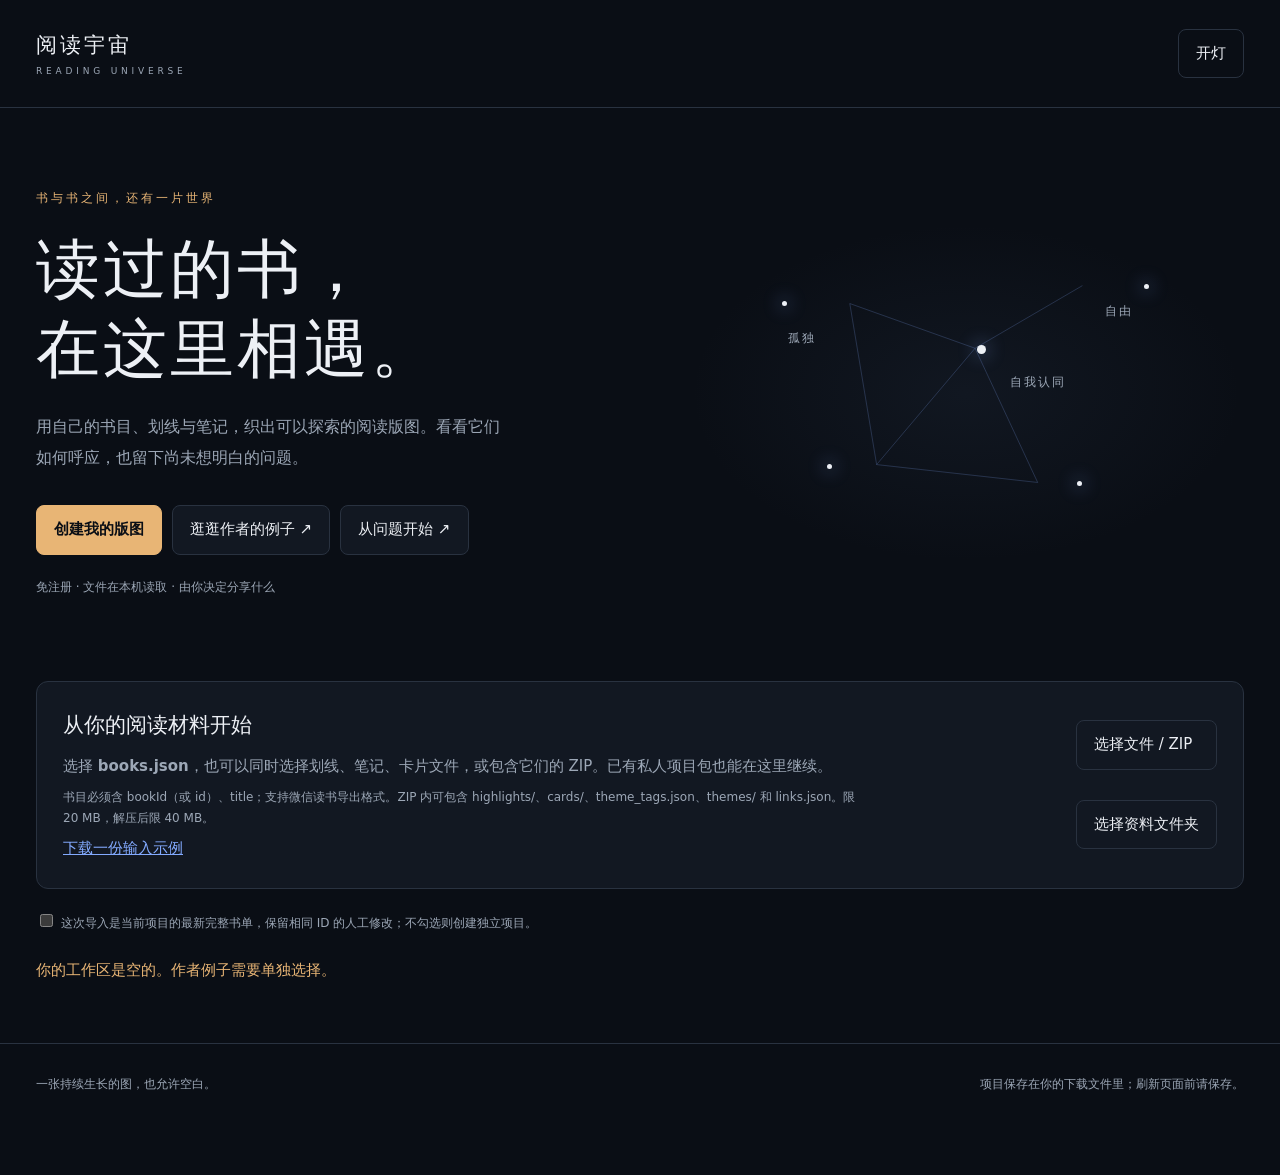
<file: web/index.html>
<!doctype html>
<html lang="zh-CN"><head><meta charset="utf-8"><meta name="viewport" content="width=device-width,initial-scale=1"><title>阅读宇宙 · 用自己的书，织一张图</title><link rel="stylesheet" href="app.css"></head>
<body>
<header><a class="brand" href="./">阅读宇宙<span>READING UNIVERSE</span></a><button id="theme" class="quiet">开灯</button></header>
<main>
<section class="hero"><div><p class="eyebrow">书与书之间，还有一片世界</p><h1>读过的书，<br>在这里相遇。</h1><p class="intro">用自己的书目、划线与笔记，织出可以探索的阅读版图。看看它们如何呼应，也留下尚未想明白的问题。</p><div class="actions"><label class="button primary" for="files">创建我的版图</label><button id="example">逛逛作者的例子 ↗</button><a class="button" href="atlas/index.html">从问题开始 ↗</a></div><p class="subtle">免注册 · 文件在本机读取 · 由你决定分享什么</p></div><div class="constellation" aria-hidden="true"><i class="star s1"></i><i class="star s2"></i><i class="star s3"></i><i class="star s4"></i><i class="star s5"></i><span class="orbit o1">孤独</span><span class="orbit o2">自由</span><span class="orbit o3">自我认同</span><svg viewBox="0 0 400 380"><path d="M70 90L210 140L330 70M210 140L280 290L100 270L70 90M100 270L210 140"/></svg></div></section>
<section class="import card"><div><h2>从你的阅读材料开始</h2><p>选择 <b>books.json</b>，也可以同时选择划线、笔记、卡片文件，或包含它们的 ZIP。已有私人项目包也能在这里继续。</p><p class="subtle">书目必须含 bookId（或 id）、title；支持微信读书导出格式。ZIP 内可包含 highlights/、cards/、theme_tags.json、themes/ 和 links.json。限 20 MB，解压后限 40 MB。</p><a href="sample-input.json" download>下载一份输入示例</a></div><div class="file-buttons"><label class="button" for="files">选择文件 / ZIP</label><label class="button quiet" for="folder">选择资料文件夹</label></div><input id="files" type="file" multiple accept=".json,.md,.zip" hidden><input id="folder" type="file" webkitdirectory multiple hidden></section>
<label class="subtle"><input id="update-existing" type="checkbox">这次导入是当前项目的最新完整书单，保留相同 ID 的人工修改；不勾选则创建独立项目。</label>
<p id="notice" role="status" aria-live="polite">你的工作区是空的。作者例子需要单独选择。</p>
<section id="workspace" hidden>
<div class="workspace-heading"><div><p class="eyebrow" id="project-kind">我的阅读</p><h2 id="counts"></h2></div><div class="actions"><button id="save">保存我的项目</button><button id="share">导出公开版</button><button id="reset" class="quiet">清空</button></div></div>
<section class="card analysis"><div><h2>让联系浮现</h2><p>基础视图无需 AI。有划线或笔记时，AI 可以提取主题、解释具体关联。只有书名时，结果会标注为推断。</p><p class="subtle" id="estimate"></p><label class="consent"><input id="consent" type="checkbox">我允许将待分析书目的书名、作者及选定片段发送到所选 AI 服务商。服务端临时处理，原始文件不上传；服务商按自己的规则处理。</label></div><div class="ai-form"><label>服务商<select id="provider"><option value="deepseek">DeepSeek</option><option value="openai">OpenAI</option></select></label><label>模型名<input id="model" value="deepseek-chat" maxlength="100"></label><label>API key<input id="key" type="password" autocomplete="off" placeholder="仅用于本次生成，不保存"></label><label>主题词表（可留空，让 AI 提议）<input id="wordlist" placeholder="孤独，自由，自我认同"></label><label>同义词（每行：别名=标准名）<textarea id="aliases" rows="2" placeholder="寂寞=孤独"></textarea></label><div class="actions"><button id="generate" class="primary">生成主题与关联</button><button id="cancel" hidden>取消生成</button></div></div></section>
<label class="subtle">本轮最多分析任务数（每任务最多 2 次模型调用；达到后暂停）<input id="task-budget" type="number" min="1" max="300" value="60" style="max-width:160px"></label>
<div id="progress" class="progress" hidden><progress max="100" value="0"></progress><span></span></div>
<div class="toolbar"><div class="tabs"><button id="graph" class="active">思想图谱</button><button id="universe">阅读宇宙</button><button id="poster">海报视图</button></div><span class="subtle">拖动、缩放、搜索；点击节点展开</span></div>
<iframe id="viewer" title="阅读版图" src="about:blank"></iframe>
<details class="card"><summary>查看材料与修订内容</summary><div class="editor"><label>选择一本书<select id="book-select"></select></label><label>这本书的主题（逗号分隔）<input id="book-tags"></label><button id="edit-tags">保存主题修改</button><p id="book-basis" class="subtle"></p><div id="evidence"></div><label>选择主题卡<select id="card-select"></select></label><label>编辑主题卡<textarea id="card-text" rows="8"></textarea></label><button id="edit-card">保存主题卡修改</button><h3>具体关联</h3><div id="links-editor"></div><h3>手动添加关联</h3><label>另一端<select id="link-target"></select></label><label>关系<select id="link-type"><option value="same_topic">同题</option><option value="complement">补充</option><option value="contrast">对照 / 分歧</option><option value="reference">引用</option></select></label><label>理由<textarea id="link-reason" rows="2"></textarea></label><button id="add-link">保存本人确认的关联</button></div></details>
</section>
<section id="sharing" class="card" hidden><h2>选择让别人看见的部分</h2><p>私人原文、日期、评分和自由文字默认不进入公开包。主题卡将按公开书目重新整理。可分享关联结构，私人理由仍保留在你的项目里。</p><div class="actions"><button id="select-all">全选书目</button><button id="select-none">取消全选</button></div><div id="share-books"></div><label><input id="share-metrics" type="checkbox">公开每本书的阅读时长与笔记数量（星的大小与亮度）</label><label><input id="share-relations" type="checkbox" checked>公开我选择的书籍关联结构</label><div class="actions"><button id="preview-public">预览公开版</button><button id="download-public" class="primary">下载公开网站包</button><button id="download-image">下载分享图片</button><button id="close-share" class="quiet">返回私人版</button></div><p id="share-report" role="status"></p></section>
</main><footer>一张持续生长的图，也允许空白。<span>项目保存在你的下载文件里；刷新页面前请保存。</span></footer>
<script type="module" src="app.mjs"></script></body></html>
</file>
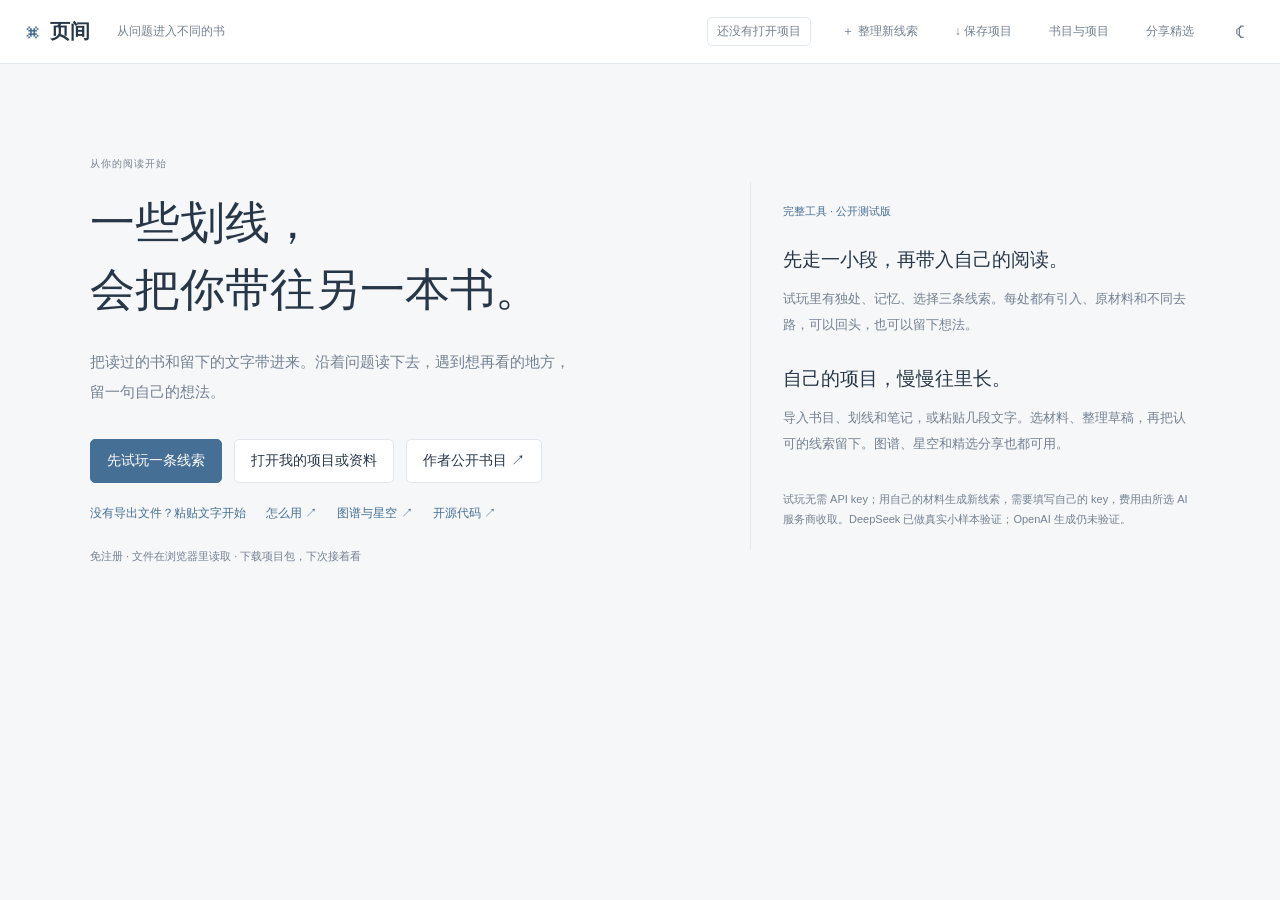
<file: web/atlas/index.html>
<!doctype html>
<html lang="zh-CN">
<head><meta charset="utf-8"><meta name="viewport" content="width=device-width,initial-scale=1"><title>页间 · 整理与探索</title><link rel="stylesheet" href="explore.css?v=1"><link rel="stylesheet" href="trail.css?v=1"><link rel="stylesheet" href="trail-story.css?v=2"><link rel="stylesheet" href="themes.css?v=1"><link rel="stylesheet" href="workspace.css?v=1"><link rel="stylesheet" href="compose.css?v=1"><link rel="stylesheet" href="../atlas-onboarding.css?v=1"></head>
<body>
  <header class="topbar"><button id="menu" class="icon-button" aria-label="展开来路">☰</button><button class="brand" id="project-home"><span class="brand-symbol">⌘</span>页间<span class="brand-note">从问题进入不同的书</span></button><div class="top-actions"><span id="project-status">还没有打开项目</span><button id="manage-project">书目与项目</button><button id="open-compose" disabled>＋ 整理新线索</button><button id="save-project" disabled>↓ 保存项目</button><button id="night" class="icon-button" aria-label="切换明暗">☾</button></div></header>
  <section id="landing" class="landing">
    <div class="landing-copy"><span class="eyebrow">从你的阅读开始</span><h1>一些划线，<br>会把你带往另一本书。</h1><p>把读过的书和留下的文字带进来。沿着问题读下去，遇到想再看的地方，留一句自己的想法。</p><div class="landing-actions"><button class="primary-action" id="first-import">打开我的项目或资料</button><button id="first-example">浏览作者公开案例 ↗</button></div><p class="local-hint">免注册 · 文件在浏览器里读取 · 下载项目包，下次接着看</p></div>
    <aside class="landing-detail"><span>可以从哪里开始？</span><h2>已有线索，就沿着问题探索。</h2><p>打开保存过的探索项目，恢复来路、留下的线索和个人笔记。</p><h2>还只有书目，也可以先翻材料。</h2><p>导入书目与划线，按书或标签浏览。引入和衔接还未整理时，会明确停在材料层。</p><small>导入自己的材料后，可以选择片段、整理问题线索。先读草稿，再决定是否加入项目。</small></aside>
  </section>
  <section id="catalog" class="catalog" hidden><div class="catalog-head"><div><span class="eyebrow">你带来的阅读材料</span><h1 id="catalog-title"></h1><p id="catalog-description"></p></div><button id="resume">回到探索 ↗</button></div><div class="catalog-tools"><label>找一本书<input id="book-search" type="search" placeholder="书名或作者"></label><label>按标签翻<select id="tag-filter"><option value="">全部书目</option></select></label></div><div id="catalog-books"></div></section>
  <div class="layout journey-layout" id="journey-layout" hidden>
    <aside class="navigator" id="navigator" aria-label="探索来路与留下的线索">
      <div id="route-heading" class="route-heading"></div><button id="home" class="home-button">↶ 回到本主题开场</button>
      <div class="nav-label">已经发现的线索</div><nav id="walk" class="walk" aria-label="首次发现的线索，每处只列一次"></nav>
      <div class="nav-label bag-label">留下来的线索<span id="pin-count"></span></div><nav id="bag" class="bag" aria-label="保留的线索"></nav>
      <div class="local-actions"><button id="download">↓ 下载这次探索</button><button id="full-theme">查看本项目书目与材料 ↗</button><small>切换主题保留本页记录；离开前保存项目包</small></div>
    </aside>
    <main id="workspace">
      <nav id="theme-switcher" class="theme-switcher" aria-label="选择探索主题"></nav>
      <div class="context-bar"><button id="back" class="back-button" aria-label="返回上一步">←</button><nav id="trail" aria-label="当前位置"></nav><button id="open-reader">完整原文 ↗</button></div>
      <div class="main-heading"><div><span id="entry" class="eyebrow"></span><h1 id="theme-title"></h1><p id="opening"></p></div></div>
      <section id="story" class="story-focus" aria-label="当前这段在讲什么"></section>
      <section id="choices" class="continue-choices" aria-label="接下来想看哪个问题"></section>
      <details id="grown-map" class="grown-map"><summary><span>这一路的线索地图</span><span id="discovery-status" aria-live="polite"></span></summary>
        <div class="map-status"><span>实线：走过的连接 · 虚线：还可以追</span><span>拖动空白处移动</span></div>
        <section id="map-scroll" class="journey-map" tabindex="0" aria-label="逐步生长的线索地图，可左右移动"><div id="map-inner"><svg id="connections" aria-hidden="true"></svg><div id="columns"></div></div></section>
      </details>
      <div class="journey-footer"><p>这些段落来自不同位置，按问题放在一起读。你可以停留、回头，带着疑问离开。</p><button id="fit-current">看看我走到哪里了 ⤴</button></div>
    </main>
    <aside id="reader" class="reader" aria-label="完整原文、来处材料与个人笔记"></aside>
  </div><div id="notice" role="status" aria-live="polite" hidden></div>
  <dialog id="project-dialog" class="project-dialog"><div class="dialog-head"><h2>打开一份阅读项目</h2><button id="close-project" aria-label="关闭项目面板">×</button></div><p>文件只在当前浏览器里读取，不上传。重新打开保存的探索项目，可以接着上次的来路读。</p><div class="import-options"><button id="choose-files" class="primary-action">选择项目 JSON 或资料 ZIP</button><button id="choose-folder">选择资料文件夹</button></div><p class="import-help">支持探索项目包、正式工具的私人项目，以及含 books.json 与 highlights 的读书资料。一次打开一份项目，合计不超过 20 MB。</p><p class="import-help">本页保存书目、带入材料、问题线索和探索笔记。导入旧项目时，请保留原文件：已定义的旧关联、修订、设置和阅读指标也会保留。</p><p id="replace-hint" hidden>打开另一份项目会替换本页内容。当前记录尚未保存时，请先下载项目包。</p><p id="import-error" role="alert" hidden></p><hr><button id="load-example">加载作者公开案例</button><small>仅含已经公开的书目与主题，不加载作者私人原文。与你的项目分开打开。</small><input id="import-files" type="file" accept=".json,.zip,.md" multiple hidden><input id="import-folder" type="file" webkitdirectory multiple hidden></dialog>
  <dialog id="book-dialog" class="book-dialog"><div class="dialog-head"><h2>书中留下的文字</h2><button id="close-book" aria-label="关闭书籍材料">×</button></div><div id="book-materials"></div></dialog>

  <dialog id="compose-dialog" class="compose-dialog">
    <div class="dialog-head"><h2>把材料整理成一条线索</h2><button id="close-compose" aria-label="关闭线索整理">×</button></div>
    <p class="compose-intro">先选一个想追问的方向，再挑几段相关的文字。模型会整理引入、并读与不同的去路；你先读草稿，觉得讲得顺，再把它加入项目。</p>
    <div id="compose-form">
      <div class="compose-fields"><label>这条线索叫什么<input id="compose-name" maxlength="60" placeholder="例如：记忆、自由、与他人的距离"></label><label>想从什么疑问出发？<span>可留空</span><input id="compose-question" maxlength="300" placeholder="例如：留下的记录，能不能帮我们理解一个人？"></label></div>
      <div class="material-tools"><label>按标签找材料<select id="compose-tag"><option value="">全部有材料的书</option></select></label><label>找一本书<input id="compose-search" type="search" placeholder="书名或作者"></label><label>材料类型<select id="compose-kind"><option value="">全部材料</option><option value="highlight">划线</option><option value="review">本人书评</option><option value="card">读书卡</option><option value="note">笔记与批注</option></select></label></div><p class="material-hint">勾选内容才会提交。长材料先取前1500字；可以在文本框里改选同一材料中的完整片段。</p>
      <div id="compose-materials"></div>
      <p id="selection-count" role="status"></p>
      <div id="selected-materials" class="selected-materials" aria-label="本次提交的全部已选材料"></div>
      <details class="compose-connection"><summary>本次使用的 AI 服务</summary><div class="compose-fields"><label>服务商<select id="compose-provider"><option value="deepseek">DeepSeek</option><option value="openai">OpenAI</option></select></label><label>模型名<input id="compose-model" maxlength="100" placeholder="填写你可使用的模型名" autocomplete="off"></label><label>你的 API key<input id="compose-key" type="password" autocomplete="off" maxlength="512" placeholder="仅本次使用，不保存"></label></div></details>
      <p class="send-scope">点击整理后，勾选片段、所选书名/作者与这个问题会通过临时服务发给所选 AI 服务商；其余材料不发送。key 不写入项目或日志，用完清理。一次任务，遇到限流/网络故障最多调用两次，费用由你的服务商收取。</p>
      <button id="generate-trail" class="primary-action">整理成问题线索</button>
    </div>
    <section id="compose-progress" hidden aria-live="polite"><p id="compose-progress-text">正在整理所选材料…</p><button id="cancel-trail">停止整理</button><small>已经发出的调用可能仍会计费；现有项目会保留。</small></section>
    <p id="compose-error" role="alert" hidden></p>
    <section id="draft-preview" hidden><div class="draft-label">AI 整理草稿 · 引文已逐字核对，解释与衔接请自行审阅</div><h2 id="draft-title"></h2><p id="draft-opening"></p><div id="draft-story"></div><div id="draft-choices"></div><div class="draft-actions"><button id="accept-trail" class="primary-action">加入项目，开始探索</button><button id="revise-trail">重新选材料</button></div><p>加入后会新增一条线索；你原来的主题、来路和笔记都保留。记得下载项目包。</p></section>
  </dialog>
<script type="module" src="compose.js?v=1"></script>
<script type="module" src="../project-actions.mjs"></script>
<script type="module" src="../atlas-onboarding.mjs?v=1"></script>
</body>
</html>
</file>
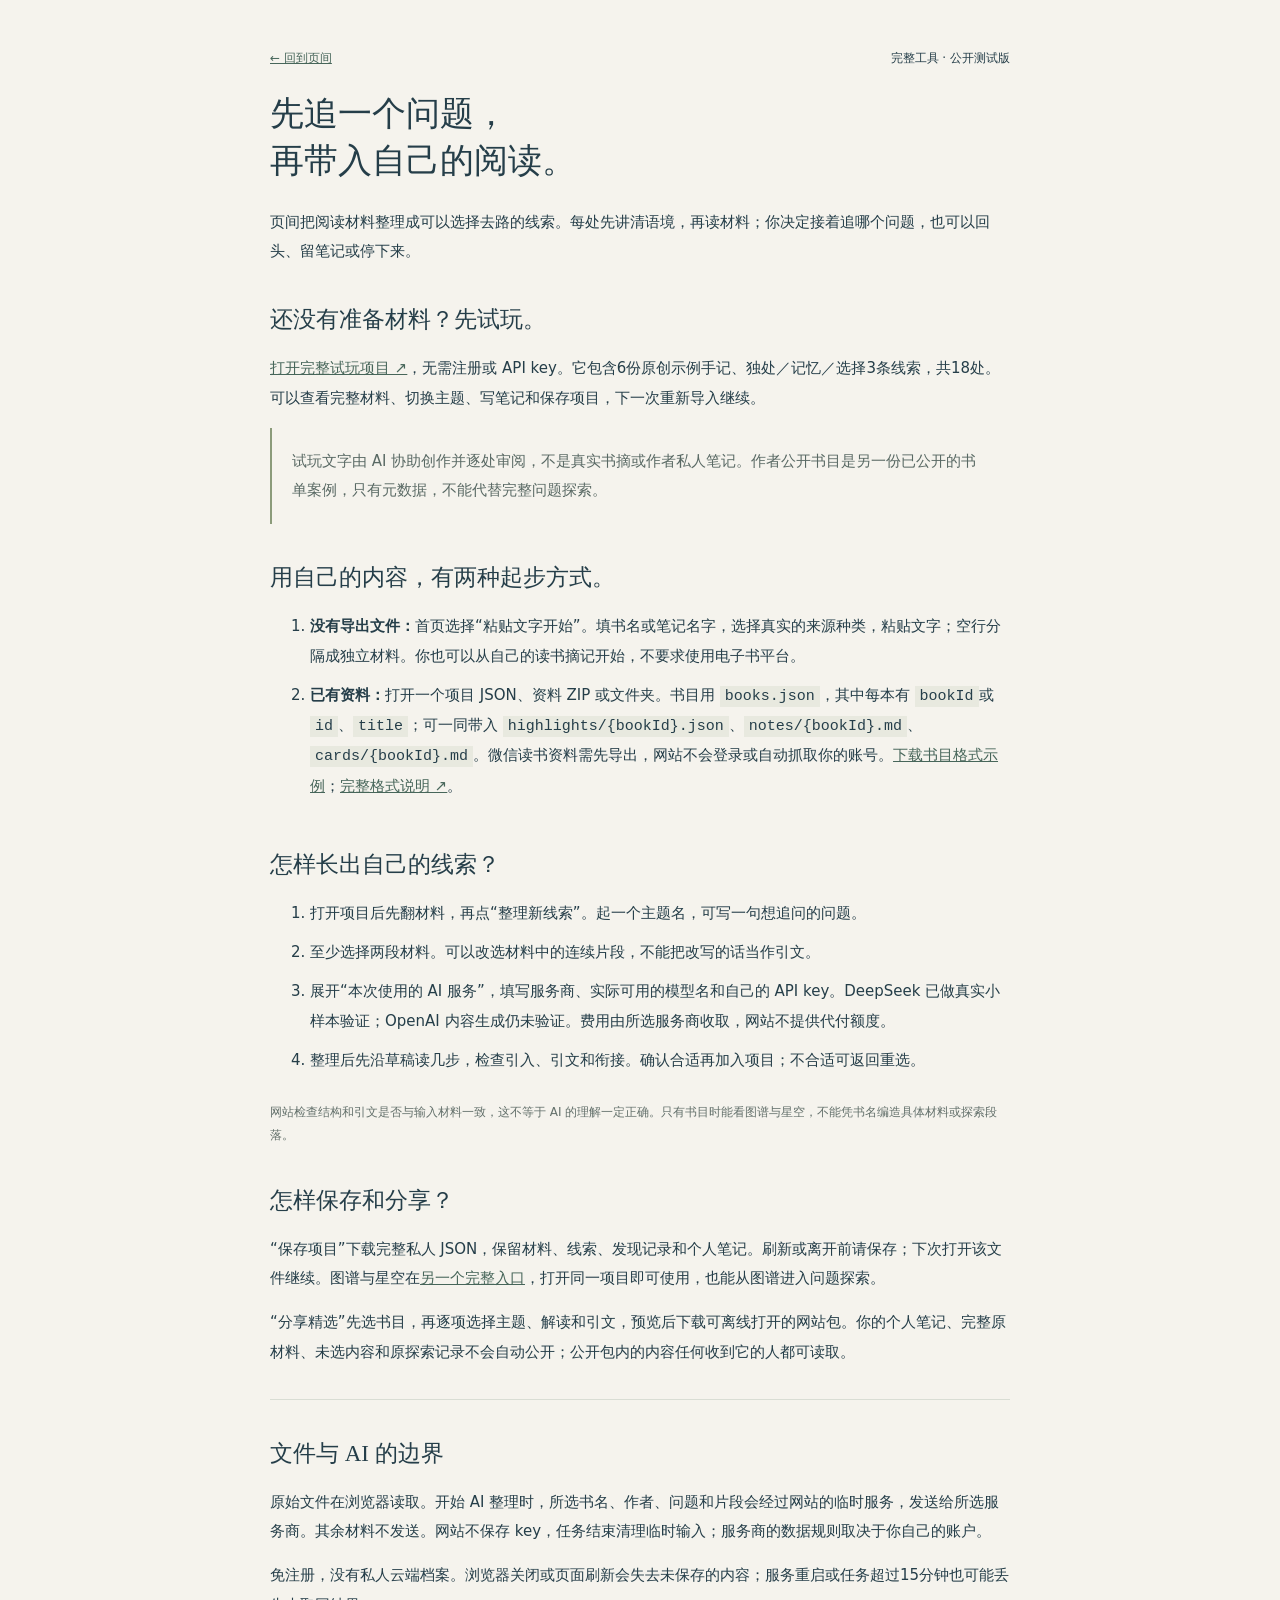
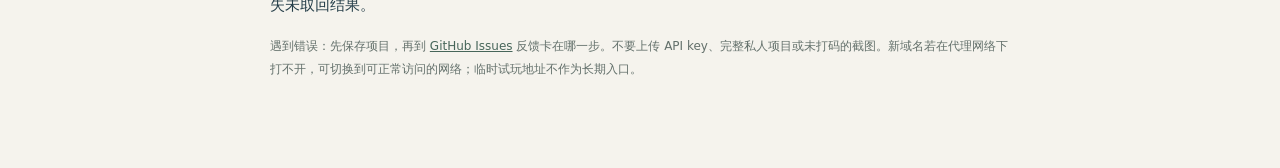
<file: web/guide.html>
<!doctype html><html lang="zh-CN"><head><meta charset="utf-8"><meta name="viewport" content="width=device-width,initial-scale=1"><title>页间 · 怎样开始</title><style>body{margin:0;background:#f5f3ed;color:#253e49;font-family:system-ui,sans-serif}main{max-width:740px;margin:auto;padding:50px 24px 90px}h1,h2{font-family:Georgia,'SimSun',serif;font-weight:400}h1{font-size:34px;line-height:1.4}h2{font-size:23px;margin-top:38px}p,li{font-size:15px;line-height:1.95}a{color:#47665a}header{display:flex;justify-content:space-between;gap:20px;font-size:12px}aside{border-left:2px solid #8b9b7a;padding:4px 20px;color:#596964}code{background:#e8e9df;padding:2px 5px;overflow-wrap:anywhere}section{border-top:1px solid #d9ddd4;margin-top:32px}small{font-size:12px;line-height:1.9;display:block;color:#63706b}li{padding-bottom:10px}</style></head><body><main><header><a href="atlas/index.html">← 回到页间</a><span>完整工具 · 公开测试版</span></header><h1>先追一个问题，<br>再带入自己的阅读。</h1><p>页间把阅读材料整理成可以选择去路的线索。每处先讲清语境，再读材料；你决定接着追哪个问题，也可以回头、留笔记或停下来。</p><h2>还没有准备材料？先试玩。</h2><p><a href="atlas/index.html?demo=1">打开完整试玩项目 ↗</a>，无需注册或 API key。它包含6份原创示例手记、独处／记忆／选择3条线索，共18处。可以查看完整材料、切换主题、写笔记和保存项目，下一次重新导入继续。</p><aside><p>试玩文字由 AI 协助创作并逐处审阅，不是真实书摘或作者私人笔记。作者公开书目是另一份已公开的书单案例，只有元数据，不能代替完整问题探索。</p></aside><h2>用自己的内容，有两种起步方式。</h2><ol><li><strong>没有导出文件：</strong>首页选择“粘贴文字开始”。填书名或笔记名字，选择真实的来源种类，粘贴文字；空行分隔成独立材料。你也可以从自己的读书摘记开始，不要求使用电子书平台。</li><li><strong>已有资料：</strong>打开一个项目 JSON、资料 ZIP 或文件夹。书目用 <code>books.json</code>，其中每本有 <code>bookId</code>或<code>id</code>、<code>title</code>；可一同带入 <code>highlights/{bookId}.json</code>、<code>notes/{bookId}.md</code>、<code>cards/{bookId}.md</code>。微信读书资料需先导出，网站不会登录或自动抓取你的账号。<a href="sample-input.json" download>下载书目格式示例</a>；<a href="https://github.com/Va1zmmmmm/reading-universe/blob/main/docs/DATA_FORMAT.md" target="_blank" rel="noopener">完整格式说明 ↗</a>。</li></ol><h2>怎样长出自己的线索？</h2><ol><li>打开项目后先翻材料，再点“整理新线索”。起一个主题名，可写一句想追问的问题。</li><li>至少选择两段材料。可以改选材料中的连续片段，不能把改写的话当作引文。</li><li>展开“本次使用的 AI 服务”，填写服务商、实际可用的模型名和自己的 API key。DeepSeek 已做真实小样本验证；OpenAI 内容生成仍未验证。费用由所选服务商收取，网站不提供代付额度。</li><li>整理后先沿草稿读几步，检查引入、引文和衔接。确认合适再加入项目；不合适可返回重选。</li></ol><small>网站检查结构和引文是否与输入材料一致，这不等于 AI 的理解一定正确。只有书目时能看图谱与星空，不能凭书名编造具体材料或探索段落。</small><h2>怎样保存和分享？</h2><p>“保存项目”下载完整私人 JSON，保留材料、线索、发现记录和个人笔记。刷新或离开前请保存；下次打开该文件继续。图谱与星空在<a href="index.html">另一个完整入口</a>，打开同一项目即可使用，也能从图谱进入问题探索。</p><p>“分享精选”先选书目，再逐项选择主题、解读和引文，预览后下载可离线打开的网站包。你的个人笔记、完整原材料、未选内容和原探索记录不会自动公开；公开包内的内容任何收到它的人都可读取。</p><section><h2>文件与 AI 的边界</h2><p>原始文件在浏览器读取。开始 AI 整理时，所选书名、作者、问题和片段会经过网站的临时服务，发送给所选服务商。其余材料不发送。网站不保存 key，任务结束清理临时输入；服务商的数据规则取决于你自己的账户。</p><p>免注册，没有私人云端档案。浏览器关闭或页面刷新会失去未保存的内容；服务重启或任务超过15分钟也可能丢失未取回结果。</p><small>遇到错误：先保存项目，再到 <a href="https://github.com/Va1zmmmmm/reading-universe/issues" target="_blank" rel="noopener">GitHub Issues</a> 反馈卡在哪一步。不要上传 API key、完整私人项目或未打码的截图。新域名若在代理网络下打不开，可切换到可正常访问的网络；临时试玩地址不作为长期入口。</small></section></main></body></html>
</file>
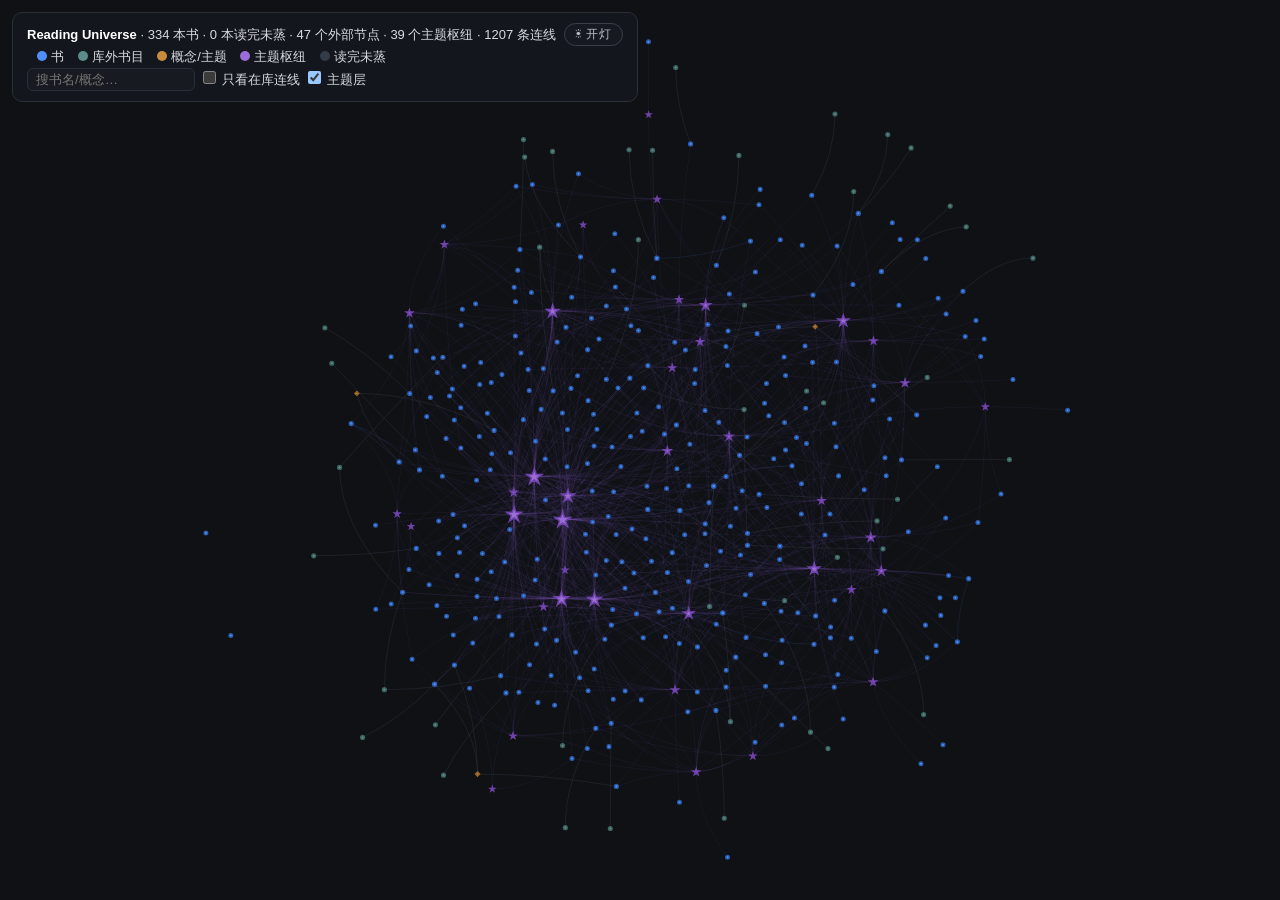
<file: web/viewer.html>
<!DOCTYPE html>
<html lang="zh-CN">
<head>
<meta charset="utf-8">
<title>Reading Universe · 阅读宇宙</title>
<meta name="viewport" content="width=device-width, initial-scale=1">
<script>try{if(localStorage.getItem("readingmap_theme")==="light")document.documentElement.dataset.theme="light"}catch(e){}</script>
<style>
  /* 明暗双主题：默认暗色（= 原有观感），html[data-theme=light] 切「纸白」。
     颜色一律走 var(--*)，不要再写死色值——写死会在关灯/开灯后变成不可读文字。
     localStorage key = readingmap_theme，防闪烁脚本在 <head> 里（CSS 之前执行）。 */
  :root { color-scheme: dark;
    --bg: #0f1115; --ink: #d7dae0; --ink-strong: #fff;
    --ink-2: #c8ccd4; --ink-3: #8a90a0; --ink-4: #71767f; --ink-5: #565b66;
    --line: #2a2f3a; --line-2: #3a3f4a;
    --surface: rgba(20,23,30,.85); --surface-2: rgba(20,23,30,.92); --field: #171a21;
    --link: #7ec8ff; --tip-bg: rgba(10,11,15,.9); --tip-ink: #d8dce4;
    --accent: #9b6dd7; --accent-soft: #c9b8e8; --accent-ink: #e8d9ff;
    --chip-bg: #232a38; --chip-ink: #a9c8f0;
    --poster-sub: #9aa0b0; --poster-legend: #6a7080;
    --btn-bg: rgba(23,26,33,.9); --btn-ink: #b9bec8;
    --edge-theme: #9b6dd733; --edge-internal: #4f8ff755; --edge-plain: #3a3f4a;
    --edge-dim: rgba(72,80,96,.25); --edge-dim-poster: rgba(72,80,96,.10);
    --node-dim: 0.18; --node-dim-poster: 0.08;
    --hot-theme: #cfa9ff; --hot: #dfe7f5;
    --glow: rgba(255,255,255,.9); --glow-2: rgba(200,180,255,.55);
    /* universe 皮肤（独立 canvas 渲染层）配色 */
    --uv-bg: #07080b; --uv-rgb: 235,238,245; --uv-label-rgb: 232,235,242;
    --uv-galaxy-label: rgba(150,156,168,.42);
    --uv-hairline: rgba(255,255,255,.026); --uv-constellation: rgba(255,255,255,.05);
    --uv-core: #fff; --uv-hotring: rgba(255,255,255,.75);
    --uv-hot-ink: rgba(255,255,255,.98); --uv-hero-ink: rgba(255,242,222,.96);
    --uv-glow-core-rgb: 255,246,226; --uv-glow-rgb: 255,224,180;
    --uv-comet: rgba(255,255,255,.5); --uv-comet-ink: rgba(232,235,242,.6);
  }
  html[data-theme=light] { color-scheme: light;
    --bg: #f6f5f2; --ink: #2b303a; --ink-strong: #12151c;
    --ink-2: #454c59; --ink-3: #6f7686; --ink-4: #737a89; --ink-5: #929aa9;
    --line: #dcdfe6; --line-2: #c7ccd6;
    --surface: rgba(255,255,255,.88); --surface-2: rgba(255,255,255,.95); --field: #fff;
    --link: #1f6fb2; --tip-bg: rgba(255,255,255,.95); --tip-ink: #2b303a;
    --accent: #7a4fc0; --accent-soft: #5b3a94; --accent-ink: #4a2d80;
    --chip-bg: #e8ecf6; --chip-ink: #3a5f96;
    --poster-sub: #5b6272; --poster-legend: #7b8292;
    --btn-bg: rgba(255,255,255,.92); --btn-ink: #5c6373;
    --edge-theme: #9b6dd766; --edge-internal: #4f8ff788; --edge-plain: #c3c8d3;
    --edge-dim: rgba(140,147,162,.30); --edge-dim-poster: rgba(140,147,162,.14);
    --node-dim: 0.18; --node-dim-poster: 0.08;
    --hot-theme: #7a4fc0; --hot: #2b303a;
    --glow: rgba(30,34,44,.85); --glow-2: rgba(120,90,190,.55);
    --uv-bg: #f4f3f0; --uv-rgb: 44,50,64; --uv-label-rgb: 44,50,64;
    --uv-galaxy-label: rgba(96,103,116,.55);
    --uv-hairline: rgba(30,36,50,.05); --uv-constellation: rgba(30,36,50,.08);
    --uv-core: #1f242e; --uv-hotring: rgba(20,24,34,.75);
    --uv-hot-ink: rgba(15,18,26,.98); --uv-hero-ink: rgba(122,78,20,.95);
    --uv-glow-core-rgb: 214,162,80; --uv-glow-rgb: 206,150,64;
    --uv-comet: rgba(30,36,50,.45); --uv-comet-ink: rgba(44,50,64,.62);
  }
  /* 开灯/关灯按钮（胶囊，落在 HUD / universe 顶栏里；universe 顶栏 pointer-events:none，故需显式打开） */
  .themeBtn { margin-left: 8px; padding: 2px 10px; border-radius: 999px;
    border: 1px solid var(--line-2); background: var(--btn-bg); color: var(--btn-ink);
    cursor: pointer; font-family: inherit; font-size: 12px; letter-spacing: 1px;
    white-space: nowrap; vertical-align: 1px; pointer-events: auto;
    transition: border-color .15s, color .15s; }
  .themeBtn:hover { border-color: var(--accent); color: var(--accent); }
  html, body { margin: 0; height: 100%; background: var(--bg); color: var(--ink);
    font-family: "Microsoft YaHei", "PingFang SC", sans-serif; }
  #graph { position: absolute; inset: 0; }
  #hud { position: absolute; top: 12px; left: 12px; z-index: 2;
    background: var(--surface); border: 1px solid var(--line); border-radius: 10px;
    padding: 10px 14px; font-size: 13px; line-height: 1.7; }
  #hud b { color: var(--ink-strong); }
  #hud .legend span { display: inline-block; width: 10px; height: 10px;
    border-radius: 50%; margin: 0 4px 0 10px; }
  #panel { position: absolute; top: 12px; right: 12px; width: 340px; max-height: 80vh;
    overflow: auto; z-index: 2; background: var(--surface-2);
    border: 1px solid var(--line); border-radius: 10px; padding: 14px 16px;
    font-size: 13px; line-height: 1.8; display: none; }
  #panel h3 { margin: 0 0 6px; font-size: 16px; color: var(--ink-strong); }
  #panel .meta { color: var(--ink-3); margin-bottom: 8px; }
  #panel .edge { border-top: 1px dashed var(--line); padding: 6px 0; }
  #panel .edge .to { color: var(--link); }
  #panel .close { float: right; cursor: pointer; color: var(--ink-3); }
  #panel .tagchip { display: inline-block; background: var(--chip-bg); border-radius: 8px;
    padding: 1px 8px; margin: 2px 4px 2px 0; color: var(--chip-ink); }
  #search { width: 150px; background: var(--field); color: var(--ink);
    border: 1px solid var(--line); border-radius: 6px; padding: 3px 8px; }
  /* universe（阅读宇宙皮肤，?universe）：独立 canvas 渲染层，藏掉图谱 DOM */
  #ucv, #uhud, #utip { display: none; }
  body.universe #graph, body.universe #hud, body.universe #posterTitle { display: none; }
  body.universe #ucv { display: block; position: absolute; inset: 0;
    width: 100%; height: 100%; cursor: grab; }
  /* universe HUD：编辑排版风顶部导航（细字、大写字距、无底色盒子） */
  body.universe #uhud { display: flex; position: absolute; top: 0; left: 0; right: 0;
    justify-content: space-between; align-items: baseline; padding: 24px 38px;
    background: none; border: none; z-index: 2; pointer-events: none;
    font-size: 10px; letter-spacing: 3px; color: var(--ink-4); }
  #uhud .brand { font-size: 19px; color: var(--ink-2); letter-spacing: 8px;
    font-family: "Songti SC", "STSong", "SimSun", serif; }
  #uhud .brand span { font-size: 10px; color: var(--ink-4); letter-spacing: 3px;
    margin-left: 12px; font-family: "Microsoft YaHei", sans-serif; }
  #usearch { width: 110px; background: transparent; color: var(--ink-2);
    border: none; border-bottom: 1px solid var(--line-2); border-radius: 0;
    padding: 2px 2px; font-size: 11px; letter-spacing: 2px; pointer-events: auto; }
  #usearch:focus { outline: none; border-bottom-color: var(--ink-3); }
  #usearch::placeholder { color: var(--ink-5); }
  @media (max-width: 600px) {
    body.universe #uhud { flex-direction: column; align-items: flex-start;
      padding: 18px 20px; gap: 10px; letter-spacing: 1px; }
    #uhud .brand { flex-shrink: 0; white-space: nowrap; letter-spacing: 5px; }
    #uhud .brand span { margin-left: 8px; letter-spacing: 2px; }
    #uhud .nav { width: 100%; line-height: 1.8; }
    #ustats { display: block; }
  }
  #utip { position: fixed; z-index: 3; pointer-events: none;
    background: var(--tip-bg); border: 1px solid var(--line);
    padding: 4px 10px; font-size: 11px; letter-spacing: 1px; color: var(--tip-ink);
    max-width: 320px; }
  /* 海报模式（?poster）：大标题 + 藏起交互 HUD */
  #posterTitle { display: none; position: absolute; top: 30px; left: 40px; z-index: 2; }
  body.poster #posterTitle { display: block; }
  body.poster #hud { display: none; }
  #posterTitle h1 { margin: 0; font-size: 46px; color: var(--ink-strong); letter-spacing: 3px; }
  #posterTitle .sub { margin-top: 10px; font-size: 19px; color: var(--poster-sub); }
  #posterTitle .legend { margin-top: 16px; font-size: 15px; color: var(--poster-legend); }
  #posterTitle .legend span { display: inline-block; width: 12px; height: 12px;
    border-radius: 50%; margin: 0 6px 0 14px; vertical-align: -1px; }
  /* 海报模式下的详情面板放大 */
  body.poster #panel { width: 640px; max-height: 88vh; font-size: 19px; }
  body.poster #panel h3 { font-size: 28px; }
  /* 主题卡渲染 */
  #panel .mdcard { margin-top: 8px; }
  #panel .mdcard p { margin: 8px 0; line-height: 1.9; }
  #panel .mdcard ul { margin: 4px 0 4px 0; padding-left: 18px; }
  #panel .mdcard li { margin: 3px 0; }
  #panel .mdcard .mdh { font-size: 15px; color: var(--ink-strong); font-weight: bold; margin: 12px 0 4px; }
  #panel .mdcard .mdq { border-left: 3px solid var(--accent); padding: 2px 10px; margin: 6px 0;
    color: var(--accent-soft); }
  #panel .mdcard b { color: var(--accent-ink); }
  /* lite（朋友圈版）：标题更大，经平台压缩后仍可读 */
  body.lite #posterTitle h1 { font-size: 64px; }
  body.lite #posterTitle .sub { font-size: 27px; }
  body.lite #posterTitle .legend { font-size: 21px; }
</style>
</head>
<body>
<div id="graph"></div>
<div id="hud">
  <b>Reading Universe</b> · <span id="stats"></span><button class="themeBtn" type="button">☀ 开灯</button><br>
  <span class="legend"><span style="background:#4f8ff7"></span>书
  <span style="background:#5b8c8a"></span>库外书目
  <span style="background:#c98a3d"></span>概念/主题
  <span style="background:#9b6dd7"></span>主题枢纽
  <span style="background:#333b49"></span>读完未蒸</span><br>
  <input id="search" placeholder="搜书名/概念…">
  <label><input type="checkbox" id="onlyInternal"> 只看在库连线</label>
  <label><input type="checkbox" id="themeLayer" checked> 主题层</label>
</div>
<div id="panel"></div>
<canvas id="ucv"></canvas>
<div id="uhud">
  <div class="brand">阅读宇宙<span>READING UNIVERSE</span></div>
  <div class="nav"><span id="ustats"></span> · <input id="usearch" placeholder="搜索书名"><button class="themeBtn" type="button">☀ 开灯</button></div>
</div>
<div id="utip"></div>
<div id="posterTitle">
  <h1>Reading Universe · 阅读宇宙</h1>
  <div class="sub" id="posterSub"></div>
  <div class="legend"><span style="background:#4f8ff7"></span>在库书目
    <span style="background:#5b8c8a"></span>库外书目
    <span style="background:#c98a3d"></span>概念
    <span style="background:#9b6dd7"></span>主题枢纽
    <span style="background:#333b49"></span>读完未蒸·星尘</div>
</div>
<script src="lib/vis-network.min.js"></script>
<script src="viewer-data.js"></script>
<script>
const G = window.GRAPH;
const POSTER = location.search.includes('poster');
// lite：朋友圈特供版——平台会压到 ~2560px + JPEG 重压，
// 对策不是堆像素而是大字、粗线、少标签，让压缩后仍有可读性
const LITE = location.search.includes('lite');
// universe：阅读宇宙皮肤（独立 canvas 渲染层，数据由 build_universe.py 生成）
const UNIVERSE = location.search.includes('universe');
if (UNIVERSE) document.body.classList.add('universe');

// ---------- 开灯 / 关灯 ----------
// 默认暗色（= 页面原本的观感），切换 = html[data-theme=light]。色值一律从 CSS 变量取，
// 保证与 <style> 里的 :root / html[data-theme=light] 是同一份真值。
const THEME_KEY = 'readingmap_theme';
const cssVar = n => getComputedStyle(document.documentElement).getPropertyValue(n).trim();
const isLight = () => document.documentElement.dataset.theme === 'light';
const themeBtns = [...document.querySelectorAll('.themeBtn')];
const themeListeners = [];
function paintThemeBtn() {
  // 文案显示「点击后的动作」
  themeBtns.forEach(b => { b.textContent = isLight() ? '🌙 关灯' : '☀ 开灯'; });
}
function setTheme(light, persist) {
  document.documentElement.dataset.theme = light ? 'light' : 'dark';
  if (persist) {
    try { localStorage.setItem(THEME_KEY, light ? 'light' : ''); } catch (e) {}
  }
  paintThemeBtn();
  themeListeners.forEach(fn => fn());
  // universe 皮肤是独立 canvas 渲染层（另一个文件），用事件通知它重取配色
  document.dispatchEvent(new CustomEvent('themechange'));
}
themeBtns.forEach(b => b.addEventListener('click', () => setTheme(!isLight(), true)));
paintThemeBtn();

if (POSTER) {
  document.body.classList.add('poster');
  if (LITE) document.body.classList.add('lite');
  document.getElementById('posterSub').textContent =
    `阅读星野 · 读完 ${G.stats.finished ?? (G.stats.books + (G.stats.read || 0))} 本 · 主题 ${G.stats.themes || 0} 个 · ${G.stats.edges} 条连线`;
}
document.getElementById('stats').textContent =
  `${G.stats.books} 本书 · ${G.stats.finished === undefined ? (G.stats.read || 0) + ' 本读完未蒸' : G.stats.finished + ' 本读完 · ' + G.stats.withoutCard + ' 本读完未有卡片'} · ${G.stats.external} 个外部节点 · ${G.stats.themes || 0} 个主题枢纽 · ${G.stats.edges} 条连线`;

// 详情面板与迷你 md 渲染器：默认图谱与 universe 皮肤共用（mdMini 覆盖主题卡用到的结构：标题/列表/引用/粗体）
const panel = document.getElementById('panel');
function mdMini(md) {
  const esc = s => s.replace(/&/g, '&amp;').replace(/</g, '&lt;').replace(/>/g, '&gt;');
  const inline = s => esc(s).replace(/\*\*(.+?)\*\*/g, '<b>$1</b>');
  let html = '', depth = 0;
  const closeTo = d => { while (depth > d) { html += '</ul>'; depth--; } };
  for (const line of md.split('\n')) {
    const m = line.match(/^(\s*)- (.*)$/);
    if (m) {
      const d = Math.floor(m[1].length / 2) + 1;
      while (depth < d) { html += '<ul>'; depth++; }
      closeTo(d);
      html += `<li>${inline(m[2])}</li>`;
      continue;
    }
    closeTo(0);
    if (!line.trim()) continue;
    if (line.startsWith('# ')) html += `<div class="mdh">${inline(line.slice(2))}</div>`;
    else if (line.startsWith('> ')) html += `<div class="mdq">${inline(line.slice(2))}</div>`;
    else html += `<p>${inline(line)}</p>`;
  }
  closeTo(0);
  return html;
}

if (!UNIVERSE) {
const GROUPS = {
  book:     { color: { background: '#4f8ff7', border: '#2c5cae' }, shape: 'dot' },
  ext_book: { color: { background: '#5b8c8a', border: '#3d6361' }, shape: 'dot' },
  concept:  { color: { background: '#c98a3d', border: '#96622a' }, shape: 'diamond' },
  theme:    { color: { background: '#9b6dd7', border: '#6f43ab' }, shape: 'star' },
  read:     { color: { background: '#333b49', border: '#232833' }, shape: 'dot' },
};

const urlq = new URLSearchParams(location.search);
const FOCUS = urlq.get('focus'), BOOK = urlq.get('book');
// 焦点机位：focus=枢纽特写 / book=单书特写（带详情面板）
let focusId = null;
if (FOCUS || BOOK) {
  const q = FOCUS || BOOK;
  const hit = G.nodes.find(n => n.label === q) || G.nodes.find(n => n.label.includes(q));
  if (hit) focusId = hit.id;
}
const neighborIds = new Set();
if (focusId) {
  neighborIds.add(focusId);
  G.edges.forEach(e => {
    if (e.from === focusId) neighborIds.add(e.to);
    if (e.to === focusId) neighborIds.add(e.from);
  });
}

// 星尘（读完未蒸）无连线，力导布局会把它们甩到远处带歪取景——
// 固定成主星系外的环带，带抖动避免机械感
{
  const dust = G.nodes.filter(n => n.group === 'read');
  dust.forEach((n, i) => {
    const a = i / dust.length * Math.PI * 2;
    const r = 1050 + (i % 3) * 110 + ((i * 7919) % 90);
    n._x = Math.cos(a) * r; n._y = Math.sin(a) * r * 0.72;
  });
}

const tooltipText = s => String(s || '').replace(/&/g,'&amp;').replace(/</g,'&lt;').replace(/>/g,'&gt;').replace(/"/g,'&quot;');
const allNodes = G.nodes.map(n => ({
  id: n.id,
  // 海报模式：标签只给主题枢纽、连线多的书目、焦点邻域；其余留白点，防糊
  // lite 版更狠：书目要连线≥3 才配拥有名字
  label: (POSTER && !(n.group === 'theme'
                      || (n.group === 'book' && n.mentions >= (LITE ? 3 : 2))
                      || neighborIds.has(n.id)))
    ? undefined : n.label,
  group: n.group,
  value: n.mentions,
  // 星尘（读完未蒸）：固定小点，不随 mentions 缩放
  size: n.group === 'read' ? (POSTER ? 5 : 3) : undefined,
  x: n._x, y: n._y,
  fixed: n.group === 'read',
  title: tooltipText(`${n.label}${n.author ? '｜' + n.author : ''}｜被连线 ${n.mentions} 次`),
  _raw: n,
}));
const allEdges = G.edges.map((e, i) => ({
  id: i, from: e.from, to: e.to, title: tooltipText(e.title),
  color: { color: e.theme ? cssVar('--edge-theme') : (e.internal ? cssVar('--edge-internal') : cssVar('--edge-plain')) },
  _internal: e.internal, _theme: !!e.theme,
}));

const nodes = new vis.DataSet(allNodes);
const edges = new vis.DataSet(allEdges);
const net = new vis.Network(document.getElementById('graph'),
  { nodes, edges },
  {
    groups: GROUPS,
    nodes: { font: { color: cssVar('--ink'), size: POSTER ? (LITE ? 32 : 22) : 13, face: 'Microsoft YaHei' },
      scaling: { min: POSTER ? (LITE ? 12 : 8) : 6, max: POSTER ? (LITE ? 50 : 34) : 26 }, borderWidth: 1.5 },
    edges: { width: POSTER ? (LITE ? 2.6 : 1.6) : 1.2, smooth: { type: 'continuous' } },
    physics: { solver: 'forceAtlas2Based',
      forceAtlas2Based: POSTER
        ? { gravitationalConstant: -110, springLength: 170 }
        : { gravitationalConstant: -60, springLength: 120 },
      stabilization: { iterations: 300 } },
    interaction: { hover: true, tooltipDelay: 120 },
  });

// 图谱层重绘：底色/字色/连线/焦点高亮全部按当前主题的 CSS 变量重取一遍
// （vis-network 的颜色是构造/update 时烤进画布的，切主题必须显式重画）
function paintGraph() {
  nodes.update(allNodes.map(n => ({ id: n.id, font: { color: cssVar('--ink') } })));
  edges.update(allEdges.map(e => ({ id: e.id,
    color: { color: e._theme ? cssVar('--edge-theme')
      : (e._internal ? cssVar('--edge-internal') : cssVar('--edge-plain')) } })));
  if (focusId) paintFocus();
}

// 焦点机位高亮：非邻域压暗，焦点连线提亮加粗，焦点与邻星加光晕
function paintFocus() {
  nodes.update(allNodes.filter(n => !neighborIds.has(n.id))
    .map(n => ({ id: n.id, opacity: POSTER ? 0.08 : 0.18, font: { color: 'rgba(0,0,0,0)' } })));
  edges.update(allEdges.map(e => {
    const hot = e.from === focusId || e.to === focusId;
    return { id: e.id,
      color: { color: hot ? (e._theme ? cssVar('--hot-theme') : cssVar('--hot'))
                          : (POSTER ? cssVar('--edge-dim-poster') : cssVar('--edge-dim')) },
      width: hot ? (POSTER ? (LITE ? 5 : 3.5) : 2.5) : 1 };
  }));
  nodes.update([{ id: focusId,
    shadow: { enabled: true, color: cssVar('--glow'), size: POSTER ? 26 : 16 },
    font: { color: cssVar('--ink-strong'), size: POSTER ? (LITE ? 44 : 30) : 15, bold: true } }]);
  nodes.update([...neighborIds].filter(id => id !== focusId).map(id => ({ id,
    shadow: { enabled: true, color: cssVar('--glow-2'), size: POSTER ? 14 : 8 } })));
}
if (focusId) paintFocus();
themeListeners.push(paintGraph);

// 布局稳定后：焦点机位聚焦目标，否则铺满画布（海报截图需要完整构图）
net.once('stabilizationIterationsDone', () => {
  if (focusId) {
    net.focus(focusId, { scale: BOOK ? 1.25 : 0.85, animation: false });
    if (BOOK) showPanel(focusId);
    // focus 到带卡主题枢纽时直接弹卡（海报模式保持画面干净不弹）
    else if (!POSTER && nodes.get(focusId)._raw.card) showPanel(focusId);
  } else {
    net.fit({ animation: false });
  }
});

// 点击节点 → 右侧详情（panel 与 mdMini 已在上方与 universe 皮肤共用处定义）
function showPanel(id) {
  const escapeText = s => String(s || '').replace(/&/g,'&amp;').replace(/</g,'&lt;').replace(/>/g,'&gt;').replace(/"/g,'&quot;');
  const n = nodes.get(id)._raw;
  // 主题枢纽带整张主题卡，宽面板渲染
  if (n.card) {
    panel.style.width = POSTER ? '' : '560px';
    panel.innerHTML = `<span class="close" onclick="panel.style.display='none';panel.style.width=''">✕</span>
      <h3>⭐ ${escapeText(n.label)}</h3>
      <div class="meta">${escapeText(n.category || '主题')}枢纽 · ${n.mentions} 本书</div>
      <div class="mdcard">${mdMini(n.card)}</div>`;
    panel.style.display = 'block';
    return;
  }
  panel.style.width = '';
  const rel = G.edges.filter(e => e.from === n.id || e.to === n.id)
    .map(e => {
      const other = nodes.get(e.from === n.id ? e.to : e.from);
      return `<div class="edge"><span class="to">${escapeText(other.label)}</span><br>${escapeText(e.title).replace(/\n/g, '<br>')}</div>`;
    }).join('');
  panel.innerHTML = `<span class="close" onclick="panel.style.display='none'">✕</span>
    <h3>${escapeText(n.label)}</h3>
    <div class="meta">${escapeText(n.author)}</div>
    ${rel}`;
  panel.style.display = 'block';
}
net.on('click', p => {
  if (!p.nodes.length) { panel.style.display = 'none'; return; }
  showPanel(p.nodes[0]);
});

// 搜索高亮
document.getElementById('search').addEventListener('input', ev => {
  const q = ev.target.value.trim();
  if (!q) { net.unselectAll(); return; }
  const hit = allNodes.filter(n => n.label.includes(q)).map(n => n.id);
  if (hit.length) { net.selectNodes(hit); net.focus(hit[0], { scale: 1.1, animation: true }); }
});

// 只看在库连线
document.getElementById('onlyInternal').addEventListener('change', ev => {
  const on = ev.target.checked;
  edges.update(allEdges.map(e => ({ id: e.id, hidden: on && !e._internal })));
  nodes.update(allNodes.map(n => ({ id: n.id,
    hidden: on && n.group !== 'book' })));
});

// 主题层开关（与"只看在库"独立）
document.getElementById('themeLayer').addEventListener('change', ev => {
  const off = !ev.target.checked;
  edges.update(allEdges.filter(e => e._theme).map(e => ({ id: e.id, hidden: off })));
  nodes.update(allNodes.filter(n => n.group === 'theme').map(n => ({ id: n.id, hidden: off })));
});
} else {
  // universe 皮肤：顺序加载宇宙数据 + 独立 canvas 渲染层，面板回调复用上面的 panel/mdMini
  const escHtml = s => s.replace(/&/g, '&amp;').replace(/</g, '&lt;').replace(/>/g, '&gt;');
  const load = src => new Promise((ok, fail) => {
    const el = document.createElement('script');
    el.src = src; el.onload = ok;
    el.onerror = () => fail(new Error(src + ' 加载失败（先跑 python build_universe.py）'));
    document.head.appendChild(el);
  });
  (window.UNIVERSE ? Promise.resolve() : load('universe_data.js')).then(() => load('universe.js')).then(() => initUniverse({
    onBook(b) { // 恒星/彗星 → 书卡
      panel.style.width = '';
      const tagHtml = b.tags.map(t =>
        `<span class="tagchip">${escHtml(t)}</span>`).join('');
      panel.innerHTML = `<span class="close" onclick="panel.style.display='none'">✕</span>
        <h3>${b.comet ? '☄ ' : '⭐ '}${escHtml(b.title)}</h3>
        <div class="meta">${escHtml(b.author || '')}</div>
        <div class="meta">阅读 ${(b.rt / 3600).toFixed(1)} 小时 · 笔记 ${b.notes} 条${b.comet ? ' · 主题离群书' : ''}</div>
        <div>${tagHtml}</div>
        <div class="meta" style="margin-top:6px">所属星系：✦ ${escHtml(b.theme)}</div>`;
      panel.style.display = 'block';
    },
    onTheme(g) { // 星系 → 主题卡（沿用主题卡渲染机制）
      panel.style.width = '560px';
      panel.innerHTML = `<span class="close" onclick="panel.style.display='none';panel.style.width=''">✕</span>
        <h3>✦ ${escHtml(g.name)} 星系</h3>
        <div class="meta">${escHtml(g.category || '主题')}枢纽 · ${g.count} 本相关</div>
        ${g.card ? `<div class="mdcard">${mdMini(g.card)}</div>` : ''}`;
      panel.style.display = 'block';
    },
    onClose() { panel.style.display = 'none'; },
  })).catch(err => {
    document.getElementById('ustats').textContent = err.message;
  });
}
</script>
</body>
</html>
</file>
<file: web/app.css>
:root{--bg:#0a0e15;--panel:#121822;--ink:#edf0f5;--muted:#9ca7b6;--border:#293240;--gold:#e8b575;--blue:#83aaff;--input:#0c121b;color-scheme:dark}html[data-theme=light]{--bg:#f6f3ed;--panel:#fffdf8;--ink:#253242;--muted:#657185;--border:#d6d9df;--gold:#8b531f;--blue:#325dc1;--input:#f4f1eb;color-scheme:light}*{box-sizing:border-box}body{margin:0;background:var(--bg);color:var(--ink);font:15px/1.7 system-ui,"Microsoft YaHei",sans-serif}header{max-width:1280px;margin:auto;padding:28px 36px;display:flex;align-items:center;justify-content:space-between;border-bottom:1px solid var(--border)}a{color:var(--blue)}.brand{text-decoration:none;color:var(--ink);font-size:21px;letter-spacing:3px}.brand span{display:block;color:var(--muted);font-size:9px;letter-spacing:3.8px}main{max-width:1280px;padding:0 36px;margin:auto}.hero{display:grid;grid-template-columns:1.1fr 1fr;align-items:center;padding:68px 0 72px;gap:40px}.eyebrow{color:var(--gold);font-size:12px;letter-spacing:3px}h1{font-family:Georgia,"Songti SC","SimSun",serif;font-weight:400;font-size:clamp(40px,5vw,66px);line-height:1.25;letter-spacing:3px;margin:22px 0}.intro{color:var(--muted);max-width:470px;font-size:16px;line-height:1.9}.actions,.tabs{display:flex;gap:10px;flex-wrap:wrap;align-items:center}.actions{margin-top:22px}button,.button{cursor:pointer;border:1px solid var(--border);border-radius:8px;background:var(--panel);color:var(--ink);padding:11px 17px;font:inherit;text-decoration:none;display:inline-block}button:hover,.button:hover{border-color:var(--gold)}button:disabled{opacity:.5;cursor:wait}.primary{background:var(--gold);color:var(--bg);border-color:var(--gold);font-weight:600}.quiet{background:transparent}.subtle{font-size:12px;color:var(--muted)}.constellation{height:340px;position:relative;background:radial-gradient(ellipse,#43577620,transparent 70%)}.constellation svg{width:100%;height:100%}.constellation path{stroke:var(--blue);stroke-width:.6;fill:none;opacity:.4}.star{position:absolute;border-radius:50%;width:5px;height:5px;background:var(--ink);box-shadow:0 0 18px 3px #83aaff50}.s1{left:17%;top:23%}.s2{left:52%;top:36%;width:9px;height:9px}.s3{left:82%;top:18%}.s4{left:70%;top:76%}.s5{left:25%;top:71%}.orbit{position:absolute;color:var(--muted);font-size:12px;letter-spacing:2px}.o1{left:18%;top:31%}.o2{left:75%;top:23%}.o3{left:58%;top:44%}.card{border:1px solid var(--border);background:var(--panel);border-radius:12px;padding:26px;margin-bottom:22px}h2{font-size:21px;font-weight:500;margin:0 0 10px}h3{font-weight:500}.import{display:flex;gap:28px;align-items:center;justify-content:space-between}.import p{margin:8px 0;max-width:800px;color:var(--muted)}.file-buttons{display:flex;flex-direction:column;gap:10px;white-space:nowrap}#notice{padding:10px 0;color:var(--gold);white-space:pre-wrap}.workspace-heading{display:flex;justify-content:space-between;align-items:center;margin:40px 0 22px}.analysis{display:grid;grid-template-columns:1fr 1fr;gap:38px}.analysis p{color:var(--muted)}label{display:block;margin:10px 0}input:not([type=checkbox]),select,textarea{display:block;width:100%;background:var(--input);color:var(--ink);padding:10px 12px;border:1px solid var(--border);border-radius:6px;font:inherit;margin-top:6px}input[type=checkbox]{accent-color:var(--gold);margin-right:8px}.ai-form{display:grid;grid-template-columns:1fr 1fr;gap:0 15px}.ai-form label:nth-child(n+3),.ai-form .actions{grid-column:1/-1}.consent{font-size:12px;color:var(--muted);padding-top:20px}.toolbar{display:flex;align-items:center;justify-content:space-between;padding:8px 0 16px}.tabs .active{border-color:var(--gold);color:var(--gold)}iframe{width:100%;height:650px;border:1px solid var(--border);border-radius:12px;background:var(--bg);margin-bottom:22px}.progress{padding:15px 0}.progress progress{width:100%;accent-color:var(--gold)}summary{cursor:pointer;font-size:17px}.editor{max-width:900px;padding-top:20px}#evidence p{padding:12px;border-left:2px solid var(--border);white-space:pre-wrap}#share-books{display:grid;grid-template-columns:repeat(3,1fr);gap:2px 20px;max-height:280px;overflow:auto;padding:12px 0}.link-row{padding:12px 0;border-bottom:1px solid var(--border);white-space:pre-wrap}.link-row button{margin-left:12px;padding:4px 10px}footer{max-width:1280px;margin:50px auto;padding:30px 36px;border-top:1px solid var(--border);color:var(--muted);font-size:12px;display:flex;justify-content:space-between}#sharing{scroll-margin-top:30px}[hidden]{display:none!important}@media(max-width:700px){header{padding:18px 20px}main{padding:0 20px}.hero{grid-template-columns:1fr;padding:40px 0}.constellation{display:none}.import,.workspace-heading{display:block}.file-buttons{flex-direction:row;flex-wrap:wrap;margin-top:15px}.analysis{grid-template-columns:1fr;gap:10px}.card{padding:20px}.toolbar{display:block}.toolbar>span{display:block;margin-top:8px}iframe{height:560px}#share-books{grid-template-columns:1fr}footer{display:block;padding:20px}footer span{display:block;margin-top:10px}}
</file>
<file: web/atlas/explore.css>
:root{color-scheme:light;--bg:#f5f7f9;--surface:#fff;--ink:#283748;--muted:#748191;--line:#e1e7ed;--accent:#466f95;--soft:#eaf1f7;--canvas:#f5f7fa;--cover:#e4ebf1;--scrim:#24374b66;--shadow:#263f5b0d;font-family:"Microsoft YaHei","PingFang SC",sans-serif;font-size:14px}
:root[data-theme=night]{color-scheme:dark;--bg:#18212c;--surface:#202c39;--ink:#e1e9f2;--muted:#a0aec0;--line:#364555;--accent:#98bddf;--soft:#2c4054;--canvas:#1b2633;--cover:#35485a;--scrim:#0009;--shadow:#0002}
*{box-sizing:border-box}body{margin:0;background:var(--bg);color:var(--ink)}button,input,a{font:inherit;color:inherit}button{cursor:pointer}button,a,input{outline-offset:4px}button{border:0;background:none}a{text-decoration:none}button:hover,a:hover{color:var(--accent)}[hidden]{display:none!important}button:focus-visible,a:focus-visible,summary:focus-visible{outline:2px solid var(--accent)}::selection{background:var(--soft)}
.topbar{height:64px;display:flex;align-items:center;justify-content:space-between;padding:0 25px;border-bottom:1px solid var(--line);background:var(--surface);position:relative;z-index:10}.brand{display:flex;align-items:center;gap:11px;font-weight:600;font-size:20px}.brand-symbol{font-size:27px;color:var(--accent);font-weight:400}.brand-note{font-weight:400;font-size:12px;margin-left:16px;color:var(--muted)}.top-actions{display:flex;align-items:center;gap:25px;font-size:12px;color:var(--muted)}.top-actions>span{padding:5px 9px;border:1px solid var(--line);border-radius:5px}.icon-button{font-size:20px;padding:5px 10px}#menu{display:none}
.layout{height:calc(100dvh - 64px);display:grid;grid-template-columns:210px minmax(0,1fr) 355px}.navigator{padding:24px 18px 14px;border-right:1px solid var(--line);display:flex;flex-direction:column;min-height:0;background:var(--surface)}.search{display:flex;align-items:center;gap:7px;border:1px solid var(--line);padding:9px;border-radius:7px}.search>span{font-size:21px;line-height:16px;color:var(--muted)}.search input{width:100%;font-size:12px;min-width:0;border:0;background:transparent;outline:0}.view-nav{display:grid;gap:3px;margin:22px 0 27px}.view-nav>button{display:flex;align-items:center;text-align:left;padding:9px 8px;border-radius:6px;font-size:13px}.view-nav>button span{margin-left:auto;font-size:11px;color:var(--muted)}.view-nav>button.active{background:var(--soft);color:var(--accent)}.nav-label{font-size:11px;color:var(--muted);padding:0 8px;margin-bottom:12px}.category-tabs{display:flex;gap:2px;margin-bottom:12px}.category-tabs button{padding:6px 8px;font-size:11px;border-radius:4px;color:var(--muted)}.category-tabs .active{background:var(--soft);color:var(--accent)}.theme-list{overflow:auto;flex:1;min-height:70px;scrollbar-width:thin}.theme-list button{display:flex;align-items:center;justify-content:space-between;width:100%;font-size:12px;text-align:left;padding:10px 8px;border-left:2px solid transparent;border-radius:2px}.theme-list button span:last-child{font-size:10px;color:var(--muted)}.theme-list button.active{background:var(--soft);border-left-color:var(--accent);color:var(--accent)}.theme-list button i{display:inline-block;width:5px;height:5px;border-radius:50%;background:var(--accent);margin-left:7px;vertical-align:middle}.local-actions{display:flex;flex-wrap:wrap;gap:12px;margin-top:14px;border-top:1px solid var(--line);padding-top:15px;font-size:11px}.local-actions label{cursor:pointer}.local-actions button{padding:0;color:var(--muted)}.local-actions small{width:100%;font-size:10px;color:var(--muted)}#search-results{overflow:auto;max-height:240px;min-height:0;margin-top:10px}#search-results button{display:block;text-align:left;font-size:12px;width:100%;padding:9px 7px;border-bottom:1px solid var(--line)}#search-results small{display:block;color:var(--muted);font-size:10px;margin-top:5px}
main{overflow:auto;padding:0 27px 25px;min-width:0;scrollbar-width:thin}.context-bar{height:53px;display:flex;align-items:center;gap:10px;border-bottom:1px solid var(--line)}.back-button{font-size:20px;padding:4px 9px;color:var(--muted)}.back-button:disabled{opacity:.3;cursor:default}#trail{display:flex;align-items:center;gap:7px;overflow:auto;white-space:nowrap;font-size:11px;scrollbar-width:thin}#trail button{padding:4px 0}#trail span{color:var(--muted)}#trail button:last-child{color:var(--accent)}.main-heading{padding:27px 0 20px;display:flex;justify-content:space-between;align-items:flex-start;gap:15px}.eyebrow{font-size:10px;color:var(--muted);letter-spacing:1px}h1{font-size:26px;line-height:1.4;margin:9px 0 10px;font-weight:600}.main-heading p{font-size:12px;line-height:1.9;color:var(--muted);margin:0;max-width:580px}.main-heading>span{color:var(--muted);font-size:11px;padding-top:30px;white-space:nowrap}
.board{position:relative;isolation:isolate;background:var(--canvas);border:1px solid var(--line);border-radius:12px;min-height:440px}.theme-board{min-height:595px;display:grid;grid-template-columns:124px 1fr;gap:34px;padding:25px 23px;background-image:radial-gradient(var(--line) .8px,transparent .8px);background-size:22px 22px}.root-anchor{align-self:center;display:flex;flex-direction:column;align-items:flex-start;gap:9px;z-index:1}.anchor-mark{width:31px;height:31px;display:grid;place-items:center;border:1px solid var(--accent);color:var(--accent);border-radius:50%;font-size:16px;background:var(--surface)}.root-anchor h2{margin:0;font-size:20px;font-weight:500}.root-anchor p{font-size:10px;line-height:1.9;color:var(--muted);margin:0}.root-anchor button{font-size:10px;padding:6px 0;color:var(--accent)}.branch-spine{position:absolute;top:17%;bottom:17%;left:152px;width:1px;background:var(--line);z-index:-1}.branch-spine:before{content:"";position:absolute;top:50%;width:39px;height:1px;background:var(--line);right:0}.branches{display:grid;gap:18px;align-content:center}.branch{position:relative;border:1px solid var(--line);background:var(--surface);border-radius:9px;box-shadow:0 4px 15px var(--shadow);padding:15px 17px;transition:border-color .15s,box-shadow .15s}.branch:before{content:"";position:absolute;left:-30px;width:29px;top:50%;height:1px;background:var(--line)}.branch.active{border-color:var(--accent);box-shadow:0 0 0 2px var(--soft)}.branch.active:before{background:var(--accent)}.branch-prompt{display:flex;align-items:center;justify-content:space-between;gap:14px;text-align:left;width:100%;padding:0;font-size:14px;line-height:1.7;font-weight:500}.branch-prompt span:last-child{font-size:16px;font-weight:400;color:var(--muted)}.branch.active .branch-prompt{color:var(--accent)}.branch-books{display:flex;gap:16px;margin-top:13px}.book-node{display:flex;gap:10px;align-items:center;text-align:left;padding:4px;border-radius:5px;flex:1;min-width:0}.book-node.selected{background:var(--soft)}.book-node .cover{width:35px;height:51px;flex-shrink:0}.book-node strong{display:block;font-size:11px;font-weight:400;line-height:1.7}.book-node small{display:block;font-size:9px;color:var(--muted);margin-top:3px;line-height:1.6}.cover{background:var(--cover);border-radius:2px;position:relative;overflow:hidden;box-shadow:0 3px 8px var(--shadow);display:block}.cover img{width:100%;height:100%;object-fit:cover;display:block}.cover .cover-fallback{font-size:10px;line-height:1.7;padding:7px;display:flex;align-items:center;height:100%;overflow:hidden}.board-footer{display:flex;align-items:center;justify-content:space-between;padding:15px 3px;font-size:10px;color:var(--muted);gap:15px}.board-footer button{color:var(--accent);white-space:nowrap;font-size:11px}.catalog{padding-top:10px}.catalog-head{display:flex;align-items:center;justify-content:space-between;border-top:1px solid var(--line);padding:22px 0;font-size:12px}.catalog-head p{font-size:10px;color:var(--muted);margin:7px 0 0}.book-grid{display:grid;grid-template-columns:repeat(auto-fill,minmax(125px,1fr));gap:26px 18px;padding:20px}.shelf-book{text-align:left;padding:0;min-width:0}.shelf-book .cover{width:100%;aspect-ratio:.69;max-height:210px}.shelf-book strong{display:block;font-size:11px;line-height:1.8;margin-top:12px;font-weight:400}.shelf-book small{display:block;color:var(--muted);font-size:10px;line-height:1.8;margin-top:4px}.shelf-book.selected .cover{outline:3px solid var(--accent);outline-offset:3px}.shelf-book .cover-fallback{font-size:14px;padding:17px}.directory{padding:22px;display:grid;grid-template-columns:repeat(2,minmax(0,1fr));gap:12px}.theme-tile{border:1px solid var(--line);background:var(--surface);border-radius:7px;padding:18px;text-align:left;display:flex;align-items:center;justify-content:space-between;gap:15px}.theme-tile strong{font-size:14px;font-weight:500}.theme-tile small{display:block;font-size:10px;color:var(--muted);margin-top:8px;line-height:1.7}.theme-tile>span:last-child{font-size:10px;color:var(--muted);white-space:nowrap}
.reader{background:var(--surface);border-left:1px solid var(--line);min-width:0;overflow:auto;scrollbar-width:thin}.reader-top{height:53px;display:flex;align-items:center;justify-content:space-between;padding:0 23px;border-bottom:1px solid var(--line);font-size:10px;color:var(--muted)}.reader-top span:first-child{display:flex;align-items:center;gap:7px}.reader-top span:first-child:before{content:"";width:5px;height:5px;background:var(--accent);border-radius:50%}.reader-top button{font-size:16px}.reader-content{padding:26px 23px 30px}.reader-content h2{font-size:20px;font-weight:500;line-height:1.7;margin:0 0 19px}.reader-content>p,.reader-content article>p{font-size:12px;line-height:2.1;overflow-wrap:anywhere}.reader-content h3{font-size:13px;font-weight:500;line-height:1.8;margin:23px 0 12px}.reader-kicker{font-size:10px;color:var(--muted);margin-bottom:12px}.reader-divider{border-top:1px solid var(--line);margin:25px 0}.source-quote{margin:17px 0 0;border-left:2px solid var(--line);padding-left:14px}.source-quote blockquote{margin:0;font-size:12px;line-height:2;overflow-wrap:anywhere}.source-quote figcaption{font-size:10px;color:var(--muted);margin-top:10px;line-height:1.9}.source-quote figcaption button{font-size:10px;padding:0;color:var(--accent)}details{margin-top:13px}summary{cursor:pointer;font-size:10px;color:var(--muted);line-height:1.8}details>p{font-size:12px;line-height:2;white-space:pre-wrap;background:var(--bg);padding:12px;overflow-wrap:anywhere}.panel-books{display:grid;gap:10px;margin:17px 0}.panel-books .book-node{padding:9px 0;border-bottom:1px solid var(--line)}.panel-books .book-node .cover{width:38px;height:55px}.panel-books strong{font-size:12px}.open-question{font-size:12px;line-height:2;border:1px solid var(--line);border-radius:6px;padding:12px;margin-top:10px;background:var(--bg)}.question-option{display:block;width:100%;text-align:left;padding:14px 0;border-bottom:1px solid var(--line);font-size:12px;line-height:1.9}.question-option small{display:block;font-size:10px;color:var(--muted);margin-top:8px}.source-note{font-size:10px!important;color:var(--muted);line-height:1.9!important;margin:22px 0 0}.book-head{display:flex;gap:18px;align-items:center;margin-bottom:25px}.book-head .cover{width:70px;height:100px;flex-shrink:0}.book-head h2{font-size:18px;margin:0 0 8px;line-height:1.7}.book-head p{font-size:10px;color:var(--muted);margin:0;line-height:1.8}.book-tags{display:flex;gap:6px;flex-wrap:wrap;margin-top:12px}.book-tags button{font-size:9px;color:var(--accent);background:var(--soft);border-radius:3px;padding:4px 6px}.reader-tabs{display:flex;gap:17px;border-bottom:1px solid var(--line);margin:0 0 23px}.reader-tabs button{padding:10px 0;font-size:11px;color:var(--muted);position:relative;white-space:nowrap}.reader-tabs button.active{color:var(--accent)}.reader-tabs button.active:after{content:"";position:absolute;bottom:-1px;left:0;right:0;height:2px;background:var(--accent)}.reader-content .reading-question{font-size:16px;line-height:1.9;margin:14px 0;font-weight:500}.angle{margin:20px 0;padding-top:2px}.angle summary{font-size:12px;color:var(--ink)}.angle>p{background:none;padding:0}.reading-links{display:grid;gap:12px}.relation{border:1px solid var(--line);border-radius:6px;padding:13px;text-align:left;width:100%}.relation small{display:block;font-size:9px;color:var(--accent);margin-bottom:7px}.relation strong{font-size:12px;font-weight:500;line-height:1.7}.relation p{font-size:11px;line-height:1.9;color:var(--muted);margin:8px 0 0}.next-button{display:flex;justify-content:space-between;gap:15px;width:100%;text-align:left;padding:13px 14px;background:var(--soft);border-radius:6px;color:var(--accent);font-size:11px;line-height:1.8;margin-top:20px}.material{margin-top:15px;padding-top:15px;border-top:1px solid var(--line)}.material summary{font-size:11px;color:var(--ink)}.quiet-state{font-size:12px;line-height:2.1;color:var(--muted);margin:15px 0}.reader-empty{padding-top:34px}.reader-empty .anchor-mark{margin-bottom:20px}.material-count{font-size:10px;color:var(--muted);margin:0 0 18px}#notice{position:fixed;bottom:25px;left:50%;transform:translateX(-50%);z-index:70;background:var(--ink);color:var(--surface);font-size:12px;padding:13px 20px;border-radius:8px;max-width:85vw}
@media(min-width:1650px){.layout{grid-template-columns:230px minmax(0,1fr) 405px}main{padding-left:40px;padding-right:40px}.theme-board{padding-left:35px;padding-right:35px;grid-template-columns:150px 1fr;gap:47px}.branch-spine{left:194px}.branch:before{left:-42px;width:41px}.reader-content{padding:30px}.reader-top{padding:0 30px}.branch{padding:20px 22px}.branch-prompt{font-size:16px}.branch-books{margin-top:17px}.book-node .cover{width:44px;height:64px}.book-node strong{font-size:12px}.book-node small{font-size:10px}.reader-content>p,.reader-content article>p{font-size:13px}.source-quote blockquote{font-size:13px}.theme-board{min-height:650px}}
@media(max-width:1190px){.layout{grid-template-columns:175px minmax(0,1fr) 310px}.navigator{padding:20px 12px}main{padding:0 17px 20px}.theme-board{grid-template-columns:80px 1fr;gap:22px;padding:18px 14px;min-height:590px}.branch-spine{left:99px}.branch:before{left:-20px;width:19px}.branch{padding:13px 12px}.root-anchor h2{font-size:18px}.branch-books{gap:7px}.book-node{gap:7px}.book-node strong{font-size:10px}.book-node small{display:none}.branch-prompt{font-size:12px}.reader-content{padding:22px 18px}.reader-top{padding:0 18px}.category-tabs button{padding:6px}.directory{padding:15px;grid-template-columns:1fr}}
@media(max-width:950px){.layout{grid-template-columns:180px minmax(0,1fr);position:relative}.reader{position:fixed;right:0;top:64px;bottom:0;width:360px;z-index:30;box-shadow:-20px 0 50px var(--shadow);display:none}body.reader-open .reader{display:block}.theme-board{grid-template-columns:115px 1fr;gap:35px}.branch-spine{left:132px}.branch:before{left:-30px;width:29px}.branch-prompt{font-size:14px}.book-node strong{font-size:11px}.book-node small{display:block}.directory{grid-template-columns:repeat(2,minmax(0,1fr))}.reader-top button:after{content:" ×"}.main-heading p{max-width:430px}}
@media(max-width:650px){.topbar{height:57px;padding:0 12px}.brand{font-size:18px;gap:7px}.brand-symbol{font-size:23px}.brand-note{display:none}.top-actions{gap:10px;font-size:10px}.top-actions>span{display:none}.top-actions a{font-size:10px}.icon-button{padding:4px 7px}#menu{display:block}.layout{height:calc(100dvh - 57px);display:block}.navigator{position:fixed;top:57px;bottom:0;left:0;width:230px;z-index:40;display:none;box-shadow:10px 0 30px var(--shadow)}body.menu-open .navigator{display:flex}main{height:100%;padding:0 15px 20px}.context-bar{height:46px}.main-heading{padding:22px 0 16px}.main-heading h1{font-size:24px}.main-heading>span{font-size:10px;padding-top:27px}.main-heading p{font-size:11px}.theme-board{display:block;padding:18px;min-height:0}.root-anchor{margin-bottom:20px;display:grid;grid-template-columns:32px 1fr;gap:7px 10px}.root-anchor .anchor-mark{grid-row:1/3;align-self:center}.root-anchor h2{font-size:17px}.root-anchor p{font-size:10px}.root-anchor button{grid-column:2;justify-self:start}.branch-spine{display:none}.branches{gap:13px}.branch{padding:15px 13px}.branch:before{display:none}.branch-prompt{font-size:13px}.branch-books{gap:10px;margin-top:11px}.book-node{gap:8px}.book-node strong{font-size:10px}.book-node small{font-size:8px}.book-node .cover{width:31px;height:45px}.reader{top:57px;width:min(100%,380px);box-shadow:-20px 0 60px var(--scrim);border-left:1px solid var(--line)}.reader-top{position:sticky;top:0;background:var(--surface);z-index:2}.reader-content{padding:23px 20px}.reader-content h2{font-size:19px}.board-footer{font-size:9px}.board-footer button{font-size:10px}.book-grid{grid-template-columns:repeat(3,minmax(0,1fr));gap:22px 12px;padding:16px 12px}.shelf-book strong{font-size:10px}.shelf-book small{font-size:9px}.shelf-book .cover-fallback{font-size:11px;padding:10px}.directory{padding:13px;gap:10px}.theme-tile{padding:14px 12px}.theme-tile strong{font-size:12px}.theme-tile small{font-size:9px}.theme-tile>span:last-child{font-size:9px}.board{min-height:0}.catalog-head{font-size:11px}.catalog-head p{font-size:9px}.reader-tabs{gap:20px}}
@media(min-width:1191px){.branch{padding:18px 20px}.branch-prompt{font-size:15px}.branch-books{margin-top:16px}.branch-books .book-node .cover{width:46px;height:67px}.branch-books .book-node strong{font-size:12px}.branch-books .book-node small{font-size:10px}.reader-content>p,.reader-content article>p{font-size:13px}.source-quote blockquote{font-size:13px}}
@media(prefers-reduced-motion:reduce){*{scroll-behavior:auto!important;transition:none!important}}
</file>
<file: web/atlas/trail.css>
.journey-layout{grid-template-columns:205px minmax(0,1fr) 355px}.route-heading{font-size:13px;font-weight:500;line-height:1.9;padding:0 8px}.route-heading span{display:block;color:var(--muted);font-size:10px;font-weight:400;margin-top:5px}.home-button{margin:22px 0 28px;padding:10px;text-align:left;background:var(--soft);color:var(--accent);border-radius:6px;font-size:11px}.walk{flex:1;overflow:auto;min-height:80px;scrollbar-width:thin;position:relative}.walk button{display:flex;gap:10px;text-align:left;width:100%;padding:10px 8px;font-size:12px;line-height:1.7;border-radius:5px;align-items:flex-start}.walk button i{width:6px;height:6px;border:1px solid var(--muted);border-radius:50%;margin-top:7px;flex-shrink:0}.walk button small{display:block;font-size:9px;color:var(--muted);margin-top:3px}.walk .active{background:var(--soft);color:var(--accent)}.walk .active i{background:var(--accent);border-color:var(--accent)}.bag-label{display:flex;justify-content:space-between;margin-top:22px}.bag{max-height:175px;overflow:auto;min-height:50px;scrollbar-width:thin}.bag button{display:flex;justify-content:space-between;width:100%;text-align:left;font-size:11px;line-height:1.9;padding:7px 8px}.bag p{font-size:10px;color:var(--muted);line-height:1.9;padding:0 8px;margin:4px 0 13px}.journey-layout .local-actions{margin-top:20px;gap:14px}.journey-layout .local-actions>button{color:var(--accent)}#open-reader{margin-left:auto;font-size:10px;color:var(--accent);white-space:nowrap}.journey-layout #trail{flex:1}.journey-layout .main-heading{padding-bottom:22px}.map-status{display:flex;justify-content:space-between;gap:16px;font-size:10px;color:var(--muted);margin:0 2px 12px}.map-status>span:first-child{color:var(--accent)}.journey-map{border:1px solid var(--line);background:var(--canvas);background-image:radial-gradient(var(--line) .8px,transparent .8px);background-size:22px 22px;border-radius:12px;overflow:auto;min-height:475px;scrollbar-width:thin;position:relative;scroll-behavior:smooth}.journey-map:focus-within{outline-offset:3px}#map-inner{position:relative;min-width:100%;width:max-content;min-height:470px;padding:32px 38px}#connections{position:absolute;left:0;top:0;width:100%;height:100%;pointer-events:none;overflow:visible}.connection{fill:none;stroke:var(--line);stroke-width:1.4}.connection.active{stroke:var(--accent);stroke-width:2}.connection.pending{stroke:var(--accent);stroke-dasharray:4 6;opacity:.45}.connection.revisit{stroke-dasharray:3 4;opacity:.6}#columns{display:flex;position:relative;gap:60px;align-items:center}.node-column{width:225px;flex-shrink:0;display:flex;flex-direction:column;gap:28px}.clue-node{background:var(--surface);border:1px solid var(--line);border-radius:9px;padding:18px;position:relative;box-shadow:0 5px 14px var(--shadow);min-height:262px;transition:border-color .15s}.clue-node.active{border-color:var(--accent);box-shadow:0 0 0 2px var(--soft)}.node-open{padding:0;text-align:left;width:100%;display:block}.node-type{font-size:9px;color:var(--muted);display:flex;align-items:center;justify-content:space-between;margin-bottom:12px}.node-open h2{font-size:19px;font-weight:500;line-height:1.6;margin:0 0 10px}.node-open .node-subtitle{font-size:10px;color:var(--muted);line-height:1.8;margin:0 0 17px}.node-source{display:flex;align-items:center;gap:10px;min-width:0}.node-source .cover{width:34px;height:49px;flex-shrink:0}.node-source span:last-child{font-size:10px;line-height:1.8}.node-source small{display:block;color:var(--muted);font-size:9px}.node-quote{font-size:11px;line-height:1.95;margin:16px 0 0;padding-top:13px;border-top:1px solid var(--line);color:var(--ink)}.node-pin{margin:12px 0 0;font-size:10px;color:var(--muted);padding:4px 0;text-align:left}.node-pin[aria-pressed=true]{color:var(--accent)}.frontier-column{width:205px;gap:16px}.frontier{padding:19px;text-align:left;width:100%;border:1px dashed var(--accent);background:var(--surface);border-radius:8px;box-shadow:0 4px 14px var(--shadow)}.frontier span{font-size:9px;color:var(--muted);display:block;margin-bottom:9px}.frontier strong{font-size:13px;font-weight:500;line-height:1.8;display:block}.frontier small{font-size:10px;color:var(--muted);line-height:1.9;display:block;margin-top:9px}.frontier:hover{background:var(--soft)}.continue-choices{padding:24px 2px 0}.continue-heading{display:flex;justify-content:space-between;gap:18px;font-size:11px;margin-bottom:12px}.continue-heading span:last-child{color:var(--muted);font-size:10px}.choice-grid{display:grid;grid-template-columns:repeat(2,minmax(0,1fr));gap:12px}.choice{display:block;text-align:left;padding:16px 17px;border:1px solid var(--line);border-radius:7px;background:var(--surface)}.choice strong{font-size:12px;line-height:1.8;display:block;font-weight:500}.choice small{display:block;font-size:10px;line-height:1.9;color:var(--muted);margin-top:7px}.choice span{display:block;font-size:9px;color:var(--accent);margin-top:10px}.journey-footer{display:flex;align-items:flex-start;justify-content:space-between;gap:20px;margin:20px 2px;font-size:10px;color:var(--muted)}.journey-footer p{margin:0;line-height:1.9;max-width:540px}.journey-footer button{font-size:10px;white-space:nowrap;color:var(--accent)}.arrival{padding:14px 15px;border:1px solid var(--line);border-radius:6px;background:var(--bg);margin:0 0 22px}.arrival span{font-size:10px;color:var(--accent);display:block;margin-bottom:9px}.arrival p{font-size:12px;line-height:2;margin:0}.reader-content>.source-quote{margin-top:18px}.reader-content>.observation{font-size:13px;line-height:2.1;margin:20px 0}.reader-content h2{font-size:21px}.reader-source{display:flex;gap:13px;align-items:center;margin-top:16px}.reader-source .cover{width:45px;height:65px;flex-shrink:0}.reader-source strong{font-size:12px;font-weight:500;line-height:1.8;display:block}.reader-source small{display:block;font-size:10px;color:var(--muted);margin-top:5px}.bridge-compare{margin:20px 0 25px;padding-top:20px;border-top:1px solid var(--line)}.bridge-compare summary{font-size:11px;color:var(--accent)}.bridge-compare .source-quote{margin-top:17px}.reader-next{display:grid;gap:10px;margin:12px 0 25px}.reader-next .choice{padding:13px}.reader-next .choice strong{font-size:11px}.archive{border-top:1px solid var(--line);padding-top:18px;margin-top:25px}.archive summary{font-size:11px}.archive .material{font-size:11px}.note-label{display:block;font-size:11px;color:var(--muted);margin-top:26px}.note-label textarea{display:block;width:100%;margin-top:10px;min-height:100px;border:1px solid var(--line);border-radius:6px;background:var(--bg);color:var(--ink);font:12px/1.9 inherit;padding:10px;resize:vertical}.note-label small{display:block;margin-top:8px;font-size:9px;line-height:1.8}.reader-tools{display:flex;justify-content:space-between;font-size:10px;margin-top:12px}.reader-tools button{padding:5px 0;color:var(--accent)}
@media(min-width:1650px){.journey-layout{grid-template-columns:225px minmax(0,1fr) 395px}.node-column{width:245px}.clue-node{padding:21px}.node-open h2{font-size:21px}.node-quote{font-size:12px}.node-source .cover{width:40px;height:58px}.node-source span:last-child{font-size:11px}.frontier-column{width:225px}}
@media(max-width:1190px){.journey-layout{grid-template-columns:175px minmax(0,1fr) 310px}.journey-map{min-height:460px}#map-inner{padding:25px}.node-column{width:210px}#columns{gap:48px}.frontier-column{width:185px}.choice-grid{grid-template-columns:1fr}.reader-content>.observation{font-size:12px}.route-heading{font-size:12px}}
@media(max-width:950px){.journey-layout{grid-template-columns:180px minmax(0,1fr)}.journey-layout .reader-top button:after{content:''}.journey-layout .reader{width:360px}.map-status>span:last-child{font-size:9px}.journey-layout .main-heading h1{font-size:25px}}
@media(max-width:650px){.journey-layout{display:block}.journey-layout .navigator{width:235px}.journey-layout .reader{width:min(100%,380px)}.journey-layout .main-heading h1{font-size:23px}.journey-layout .main-heading p{font-size:11px}#open-reader{font-size:9px}.map-status{font-size:9px;flex-wrap:wrap;gap:7px;margin-bottom:10px}.map-status>span:last-child{font-size:8px}.journey-map{min-height:425px}#map-inner{padding:24px;min-height:420px}.node-column{width:210px}#columns{gap:40px}.clue-node{padding:16px;min-height:262px}.frontier-column{width:170px}.frontier{padding:15px}.frontier strong{font-size:12px}.continue-heading{flex-wrap:wrap;gap:7px}.continue-heading span:last-child{font-size:9px}.choice{padding:14px}.choice-grid{gap:10px}.journey-footer{gap:10px;font-size:9px}.journey-footer button{font-size:9px}.reader-content h2{font-size:20px}.bag{max-height:130px}}

.journey-map{cursor:grab}.journey-map.panning{cursor:grabbing;user-select:none}.note-label textarea{font-family:inherit;font-size:12px;line-height:1.9}
@media(min-width:951px){.reader-next,.reader-next-heading{display:none}}

.journey-map{height:475px}
@media(max-width:950px){.journey-map{height:460px}}
@media(max-width:650px){.journey-map{height:425px}}
</file>
<file: web/atlas/trail-story.css>
.journey-layout .main-heading{padding:25px 0 20px}.journey-layout .main-heading h1{margin-bottom:0;font-size:26px}.story-focus{background:var(--surface);border:1px solid var(--line);border-radius:10px;padding:25px 27px}.story-kicker{font-size:11px;color:var(--muted);margin:0 0 13px}.story-focus h2{font-size:21px;font-weight:500;line-height:1.6;margin:0 0 15px}.story-focus .scene{font-size:14px;line-height:2.05;margin:0 0 16px}.story-focus .source-quote{margin:18px 0;padding-left:17px}.story-focus .source-quote blockquote{font-size:13px;line-height:2}.story-focus .source-quote figcaption{font-size:10px}.story-focus .reading-thread{font-size:13px;line-height:2;margin:19px 0 0;color:var(--muted)}.story-focus .source-quote details{display:none}.why-next{margin:0 0 20px;padding-bottom:17px;border-bottom:1px solid var(--line)}.why-next>span{font-size:10px;color:var(--accent);display:block;margin-bottom:8px}.why-next p{font-size:12px;line-height:2;margin:0}.continue-choices{padding-top:20px}.choice strong{font-size:13px;line-height:1.9}.choice small{font-size:11px;line-height:1.9}.continue-heading{font-size:12px}.grown-map{margin-top:23px;border-top:1px solid var(--line);padding-top:18px}.grown-map>summary{display:flex;justify-content:space-between;gap:15px;font-size:11px;color:var(--accent);list-style:none}.grown-map>summary:before{content:'＋';margin-right:0}.grown-map[open]>summary:before{content:'−'}.grown-map>summary span:first-child{margin-right:auto}.grown-map>summary span:last-child{font-size:10px;color:var(--muted)}.grown-map .map-status{margin-top:19px}.grown-map .journey-map{height:360px;min-height:360px}.grown-map #map-inner{min-height:355px;padding:27px}.grown-map #columns{gap:40px}.grown-map .node-column{width:205px}.grown-map .clue-node{min-height:245px;padding:16px}.grown-map .node-open h2{font-size:15px}.grown-map .node-quote{font-size:10px}.grown-map .frontier-column{width:195px}.source-reader-note{font-size:12px;line-height:2;color:var(--muted)}.story-source-head{font-size:12px;line-height:1.9;margin-bottom:20px}.reader-content .context-summary{font-size:12px;line-height:2;color:var(--muted);margin:15px 0}.story-context-link{font-size:10px;color:var(--accent);padding:0;margin-top:10px}.journey-footer{margin-top:18px}
@media(max-width:1190px){.story-focus{padding:21px}.story-focus .scene{font-size:13px}.story-focus .reading-thread{font-size:12px}.choice-grid{grid-template-columns:1fr}}
@media(max-width:650px){.journey-layout .main-heading{padding-top:21px}.journey-layout .main-heading h1{font-size:23px}.story-focus{padding:19px 18px}.story-focus h2{font-size:18px}.story-focus .scene{font-size:13px}.story-focus .source-quote blockquote{font-size:12px}.story-focus .reading-thread{font-size:12px}.why-next p{font-size:11px}.choice strong{font-size:12px}.choice small{font-size:10px}.continue-heading{font-size:11px}.continue-heading span:last-child{display:none}.grown-map>summary{font-size:10px;gap:9px}.grown-map>summary span:last-child{font-size:9px}.grown-map .journey-map{height:330px;min-height:330px}.grown-map #map-inner{min-height:325px;padding:22px}.grown-map .node-column{width:190px}.grown-map .clue-node{padding:14px}.grown-map .frontier-column{width:170px}}
.journey-layout .main-heading #opening{font-size:13px;line-height:2;max-width:660px;margin:14px 0 0}@media(max-width:650px){.journey-layout .main-heading #opening{font-size:12px}}
.branch-pause{padding:17px 18px;margin-bottom:17px;border:1px solid var(--line);border-radius:7px;background:var(--soft)}.branch-pause strong{font-size:13px;font-weight:500;line-height:1.9}.branch-pause p{font-size:12px;line-height:2;color:var(--muted);margin:8px 0 0}.review-choices{border-top:1px solid var(--line);margin-top:19px;padding-top:16px}.review-choices>summary{font-size:11px;color:var(--muted)}.review-choices>p{font-size:11px;line-height:1.9;color:var(--muted)}.other-materials{font-size:12px;display:inline-block;color:var(--accent);padding:2px 0 10px}
</file>
<file: web/atlas/themes.css>
.theme-switcher{display:grid;grid-template-columns:repeat(4,minmax(0,1fr));gap:8px;padding:20px 0 16px;border-bottom:1px solid var(--line)}.theme-switcher button{display:flex;align-items:center;justify-content:space-between;gap:9px;padding:11px 13px;background:var(--surface);border:1px solid var(--line);border-radius:7px;text-align:left;font-size:12px}.theme-switcher button.active{background:var(--soft);border-color:var(--accent);color:var(--accent)}.theme-switcher small{font-size:9px;white-space:nowrap;color:var(--muted)}.journey-layout .main-heading h1{font-size:24px}.branch-pause strong{font-size:13px}.theme-switcher button:focus-visible{outline:2px solid var(--accent)}
@media(max-width:1190px){.theme-switcher{grid-template-columns:repeat(2,minmax(0,1fr))}.theme-switcher button{font-size:11px}.theme-switcher small{font-size:9px}}
@media(max-width:650px){.theme-switcher{padding-top:17px;gap:7px}.theme-switcher button{padding:10px 12px;font-size:11px}.journey-layout .main-heading h1{font-size:22px}}
</file>
<file: web/atlas/workspace.css>
[hidden]{display:none!important}.topbar .brand{border:0;background:transparent;padding:0}.top-actions button{white-space:nowrap}.landing{max-width:1200px;margin:0 auto;padding:10vh 50px;display:grid;grid-template-columns:1.25fr 1fr;gap:10%;align-items:center}.landing h1{font-family:var(--serif);font-weight:400;font-size:clamp(30px,3.5vw,52px);line-height:1.5;margin:18px 0 24px}.landing-copy>p{font-size:15px;line-height:2;max-width:490px;color:var(--muted)}.landing-actions{display:flex;flex-wrap:wrap;gap:12px;margin:32px 0 20px}.landing-actions button,.import-options button,.catalog-head>button{padding:12px 16px;border-radius:5px;border:1px solid var(--line);background:var(--surface)}button.primary-action{background:var(--accent);color:var(--surface);border-color:var(--accent)}.landing .local-hint{font-size:11px}.landing-detail{border-left:1px solid var(--line);padding:20px 0 20px 32px}.landing-detail>span{font-size:11px;color:var(--accent)}.landing-detail h2{font-family:var(--serif);font-weight:400;font-size:19px;margin:28px 0 12px}.landing-detail p{font-size:13px;line-height:2;color:var(--muted)}.landing-detail small{display:block;font-size:11px;line-height:1.9;margin-top:32px;color:var(--muted)}.catalog{height:calc(100dvh - 65px);overflow:auto;padding:40px max(24px,calc((100vw - 1100px)/2)) 70px}.catalog-head{display:flex;justify-content:space-between;align-items:flex-start;gap:20px}.catalog h1{font-family:var(--serif);font-weight:400;font-size:28px}.catalog-head p{color:var(--muted);font-size:13px;line-height:1.9}.catalog-tools{display:flex;gap:16px;margin:22px 0 32px}.catalog-tools label{font-size:11px;color:var(--muted);display:flex;flex-direction:column;gap:8px;flex:1}.catalog-tools input,.catalog-tools select{width:100%;padding:10px 12px;background:var(--surface);border:1px solid var(--line);border-radius:4px;color:var(--ink)}#catalog-books{display:grid;grid-template-columns:repeat(3,minmax(0,1fr));gap:15px}.catalog-book{display:flex;gap:18px;text-align:left;background:var(--surface);border:1px solid var(--line);padding:20px;border-radius:6px;min-width:0}.catalog-book>.cover{width:65px;height:93px;flex-shrink:0}.catalog-book>span:last-child{min-width:0}.catalog-book strong{font-family:var(--serif);font-size:17px;display:block;font-weight:400;line-height:1.6}.catalog-book small{display:block;font-size:11px;line-height:1.7;color:var(--muted);margin-top:7px}.catalog-book .material-count{color:var(--accent);margin-top:15px}.project-dialog,.book-dialog{color:var(--ink);background:var(--surface);border:1px solid var(--line);border-radius:8px;width:min(680px,calc(100vw - 32px));max-height:85dvh;padding:28px;overflow:auto}.book-dialog{width:min(800px,calc(100vw - 32px))}dialog::backdrop{background:#152a365e}.dialog-head{display:flex;justify-content:space-between;align-items:center;gap:12px}.dialog-head h2{font-family:var(--serif);font-weight:400;font-size:23px;margin:0}.dialog-head button{font-size:22px;border:0;background:transparent;color:var(--muted)}.project-dialog p{font-size:13px;line-height:1.9;color:var(--muted)}.import-options{display:flex;flex-wrap:wrap;gap:10px;margin-top:24px}.project-dialog .import-help,.project-dialog small{font-size:11px;line-height:1.9}.project-dialog small{display:block;margin-top:12px;color:var(--muted)}.project-dialog hr{border:0;border-top:1px solid var(--line);margin:25px 0}.project-dialog #import-error{color:#a63e35;background:#a63e350d;padding:12px}.project-dialog #replace-hint{color:var(--accent)}#load-example{border:0;padding:0;color:var(--accent);background:transparent}#book-materials{padding-top:25px}#book-materials>header{display:flex;gap:22px;align-items:center;margin-bottom:28px}#book-materials>header .cover{width:85px;height:122px}#book-materials h3{font-family:var(--serif);font-weight:400;font-size:24px;margin:0 0 8px}#book-materials header p{font-size:12px;color:var(--muted)}#book-materials details{border-top:1px solid var(--line);padding:16px 0}#book-materials summary{font-size:13px;line-height:1.8;cursor:pointer}#book-materials details p{white-space:pre-wrap;line-height:2;font-family:var(--serif);font-size:16px;overflow-wrap:anywhere}.theme-switcher{grid-template-columns:repeat(auto-fit,minmax(160px,1fr));max-height:180px;overflow:auto}.journey-layout .story-focus p,.source-quote blockquote,.main-heading h1{overflow-wrap:anywhere}.top-actions #project-status{max-width:180px;overflow:hidden;text-overflow:ellipsis;white-space:nowrap}.local-actions button{text-align:left}
@media(max-width:1000px){#catalog-books{grid-template-columns:repeat(2,minmax(0,1fr))}.landing{padding:8vh 30px;gap:6%}.top-actions #project-status{display:none}}
@media(max-width:650px){.landing{display:block;padding:35px 24px}.landing-detail{border-left:0;border-top:1px solid var(--line);padding:12px 0;margin-top:36px}.landing h1{font-size:31px}.landing-actions{margin:24px 0}.topbar .brand-note{display:none}.top-actions{gap:7px}.top-actions button{font-size:10px}.topbar{padding:0 12px}.catalog{padding:26px 18px 70px}#catalog-books{grid-template-columns:1fr}.catalog-tools{flex-direction:column;gap:12px}.catalog-head>button{padding:9px;font-size:11px}.catalog h1{font-size:24px}.project-dialog,.book-dialog{padding:20px}.theme-switcher{grid-template-columns:repeat(2,minmax(0,1fr))}.theme-switcher button{overflow-wrap:anywhere}.landing-detail small{margin-top:22px}.catalog-book{padding:17px}}
</file>
<file: web/atlas/compose.css>
.compose-dialog{width:min(940px,calc(100vw - 32px));max-height:90dvh;padding:28px;color:var(--ink);background:var(--surface);border:1px solid var(--line);border-radius:8px;overflow:auto}.compose-dialog p{font-size:13px;line-height:1.9}.compose-intro{color:var(--muted);max-width:720px;margin-bottom:25px}.compose-fields{display:grid;grid-template-columns:1fr 1.5fr;gap:18px}.compose-fields label,.material-tools label{display:flex;flex-direction:column;gap:9px;font-size:12px}.compose-fields label>span{font-size:10px;color:var(--muted)}.compose-fields input,.compose-fields select,.material-tools select{border:1px solid var(--line);border-radius:4px;background:var(--bg);padding:10px;color:var(--ink);width:100%;font:inherit}.material-tools{display:flex;align-items:end;gap:24px;margin:24px 0 18px}.material-tools label{min-width:210px}.material-tools p{font-size:11px;color:var(--muted);margin:0}.source-pool{border-top:1px solid var(--line);padding:17px 0}.source-pool>summary{cursor:pointer;list-style:none;display:flex;gap:14px;font-size:13px;align-items:center}.source-pool>summary:before{content:'＋';color:var(--accent)}.source-pool[open]>summary:before{content:'−'}.source-pool summary>small{margin-left:auto;color:var(--muted);font-size:10px;white-space:nowrap}.select-material{padding:17px;background:var(--bg);border:1px solid var(--line);border-radius:5px;margin:14px 0}.select-material>label{display:flex;gap:10px;font-size:12px;line-height:1.8;cursor:pointer}.select-material input[type=checkbox]{accent-color:var(--accent);flex-shrink:0}.select-material textarea{width:100%;min-height:110px;font:13px/1.9 inherit;color:var(--ink);background:var(--surface);border:1px solid var(--line);padding:12px;margin-top:12px;border-radius:4px;resize:vertical}.select-material details{font-size:11px;margin-top:12px;color:var(--muted)}.select-material details p{white-space:pre-wrap;overflow-wrap:anywhere;color:var(--ink)}.select-material small{font-size:10px;color:var(--muted);display:block;margin-top:8px}.compose-connection{border-top:1px solid var(--line);padding-top:20px;margin-top:22px}.compose-connection summary{cursor:pointer;font-size:13px}.compose-connection .compose-fields{grid-template-columns:.8fr 1fr 1.4fr;margin-top:20px}.send-scope{color:var(--muted);font-size:11px!important;margin:24px 0 17px}#generate-trail,.draft-actions>button{padding:12px 18px;border:1px solid var(--line);border-radius:5px}#generate-trail:disabled{opacity:.45;cursor:default}#selection-count{font-size:11px;color:var(--accent)}#compose-error{padding:13px;background:#a63e350d;color:#a63e35;border-radius:4px}#compose-progress{padding:30px 0}#compose-progress small{display:block;color:var(--muted);font-size:11px;margin-top:14px}#cancel-trail{padding:10px 15px;border:1px solid var(--line);border-radius:5px}.draft-label{font-size:10px;color:var(--accent);border-top:1px solid var(--line);padding-top:23px;margin-top:20px}#draft-title{font-size:24px;font-weight:500;line-height:1.6}#draft-opening{color:var(--muted)}.draft-source{font-size:10px;color:var(--muted);margin:13px 0}#draft-story{background:var(--bg);border:1px solid var(--line);border-radius:6px;padding:22px;margin:22px 0 18px}#draft-story h3{font-size:19px;font-weight:500;margin:0 0 16px}#draft-story blockquote{border-left:2px solid var(--line);padding-left:15px;line-height:2;margin:18px 0;font-size:13px;white-space:pre-wrap}#draft-story .draft-bridge{border-bottom:1px solid var(--line);padding-bottom:15px;color:var(--accent)}#draft-choices{display:grid;grid-template-columns:repeat(2,minmax(0,1fr));gap:12px}#draft-choices button{text-align:left;border:1px solid var(--line);border-radius:5px;padding:14px}#draft-choices strong{display:block;font-size:12px;line-height:1.8}#draft-choices small{display:block;font-size:11px;line-height:1.9;margin-top:7px;color:var(--muted)}.draft-actions{display:flex;flex-wrap:wrap;gap:12px;margin-top:26px}#draft-preview>p:last-child{font-size:11px;color:var(--muted)}.compose-dialog input:focus-visible,.compose-dialog textarea:focus-visible,.compose-dialog select:focus-visible{outline:2px solid var(--accent);outline-offset:2px}
.material-tools label{flex:1;min-width:0}.material-tools input{width:100%;border:1px solid var(--line);background:var(--bg);color:var(--ink);padding:10px;border-radius:4px;font:inherit}.material-hint{font-size:11px!important;color:var(--muted)}.material-pages{display:flex;align-items:center;justify-content:space-between;margin:20px 0;font-size:11px}.material-pages button{padding:9px 13px;border:1px solid var(--line);border-radius:4px}.material-pages button:disabled{opacity:.3}.selected-materials{border-top:1px solid var(--line);margin-top:20px;padding-top:10px}.selected-materials:empty{display:none}.selected-materials>p{font-size:11px;color:var(--muted)}.selected-materials>div{display:flex;justify-content:space-between;gap:14px;font-size:11px;padding:12px 0;border-bottom:1px solid var(--line)}.selected-materials small{display:block;color:var(--muted);margin-top:5px;line-height:1.9;overflow-wrap:anywhere}.selected-materials button{align-self:flex-start;font-size:17px}
@media(max-width:650px){.compose-dialog{padding:20px}.compose-fields,.compose-connection .compose-fields{grid-template-columns:1fr;gap:16px}.material-tools{display:block}.material-tools label{margin-top:14px}.material-tools p{margin-top:15px}.source-pool>summary{gap:8px}.source-pool>summary small{white-space:normal;max-width:100px;text-align:right}.source-pool>summary span{overflow-wrap:anywhere}.select-material{padding:12px}#draft-choices{grid-template-columns:1fr}.top-actions{gap:3px}.top-actions button{padding:5px 2px;font-size:9px}.topbar .brand{font-size:17px;gap:7px}.topbar .brand-symbol{font-size:22px}.topbar{padding:0 8px}.topbar .icon-button{font-size:15px}#draft-story{padding:17px}}
</file>
<file: web/atlas-onboarding.css>
.start-links{display:flex;gap:12px 20px;flex-wrap:wrap;margin:12px 0 20px!important;font-size:12px!important}.start-links button,.start-links a{font:inherit;color:var(--accent);padding:0;border:0;background:transparent;text-decoration:none;line-height:1.8}.start-links button:hover,.start-links a:hover{text-decoration:underline}.trial-caption{font-size:11px;line-height:1.9;color:var(--muted);padding:10px 14px;border-left:2px solid var(--line);margin:0 0 24px;background:var(--surface)}#paste-form label{display:flex;flex-direction:column;gap:8px;font-size:12px;margin:16px 0;color:var(--ink)}#paste-form input,#paste-form select,#paste-form textarea{padding:11px;background:var(--bg);border:1px solid var(--line);border-radius:4px;color:var(--ink);font:inherit;width:100%;box-sizing:border-box}#paste-form textarea{resize:vertical;line-height:1.8}#paste-form>button{padding:12px 16px;border-radius:4px}#paste-error{color:#a63e35!important}#choose-paste{padding:12px 16px;background:var(--surface);border:1px solid var(--line);border-radius:5px;color:var(--ink)}@media(max-width:650px){.landing-actions{gap:9px}.landing-actions button{padding:11px 13px}.start-links{gap:10px 16px}.trial-caption{padding:8px 10px;font-size:10px}}
</file>
